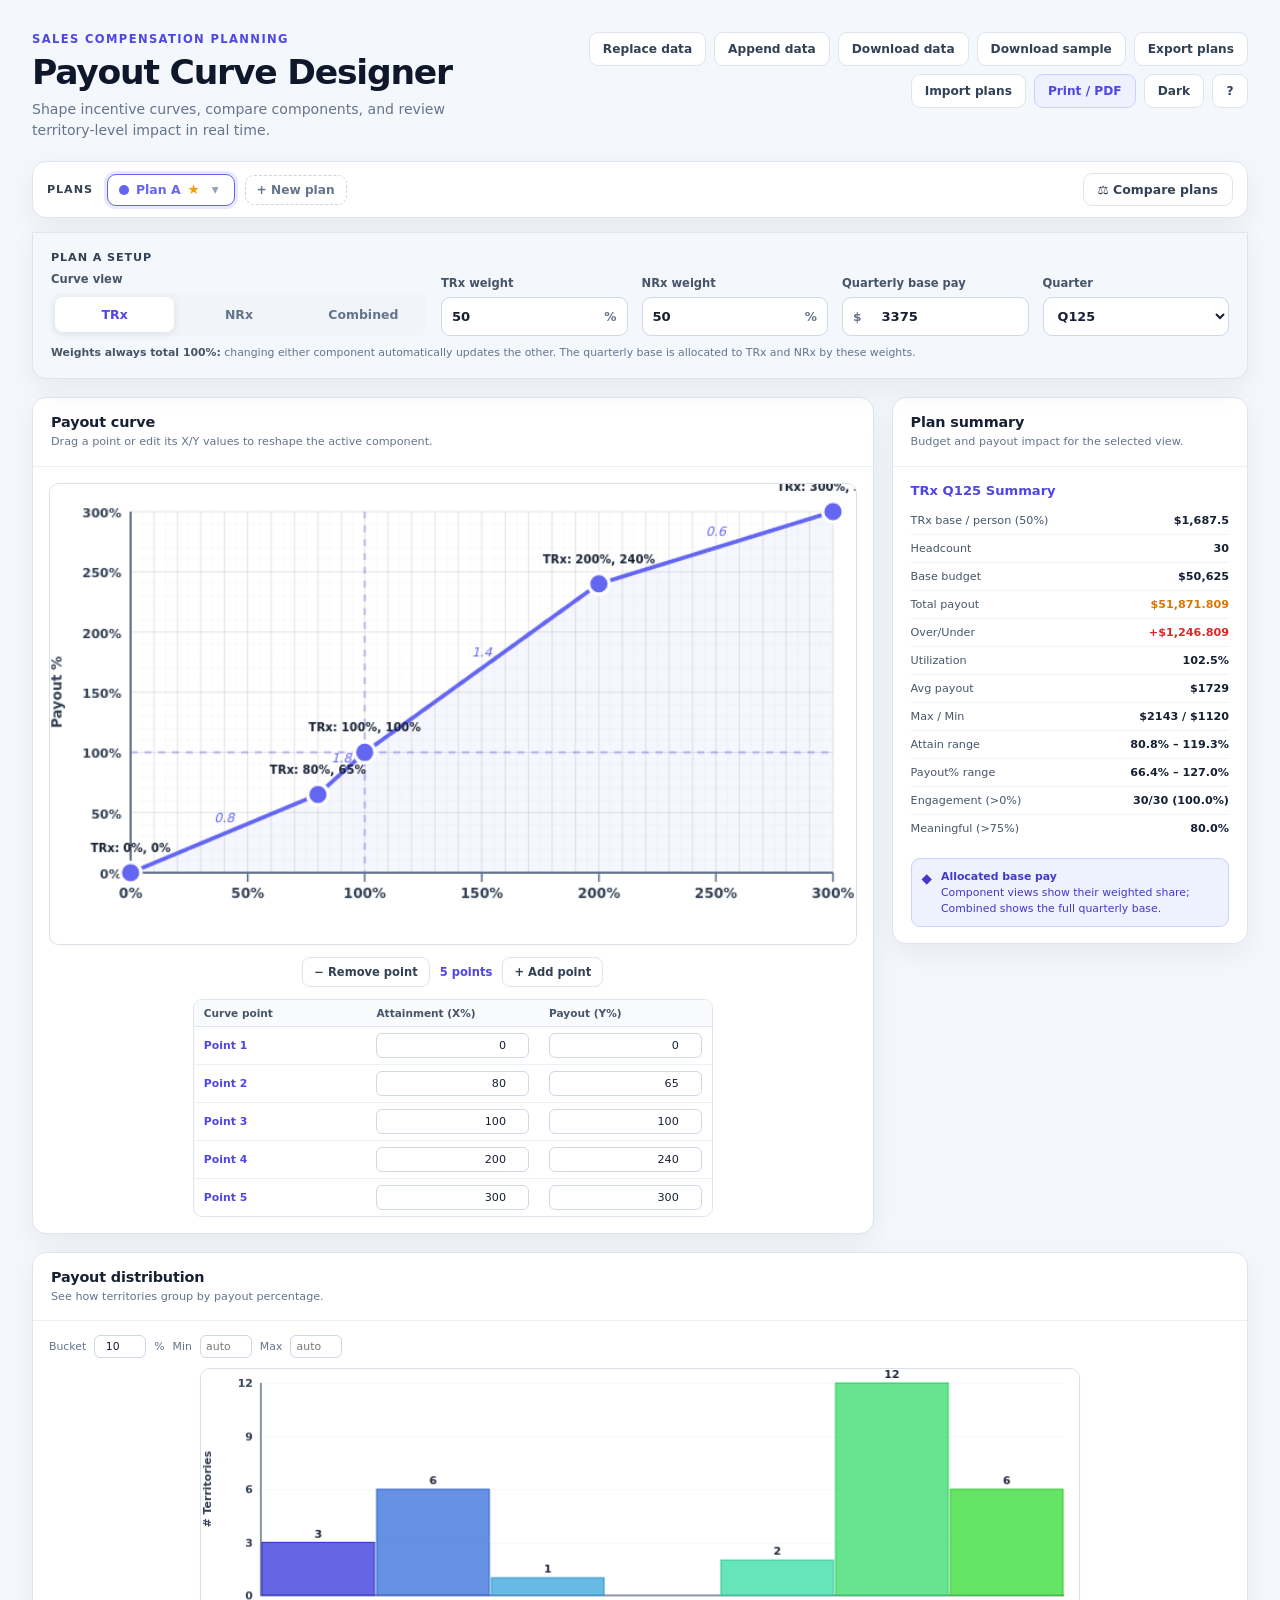
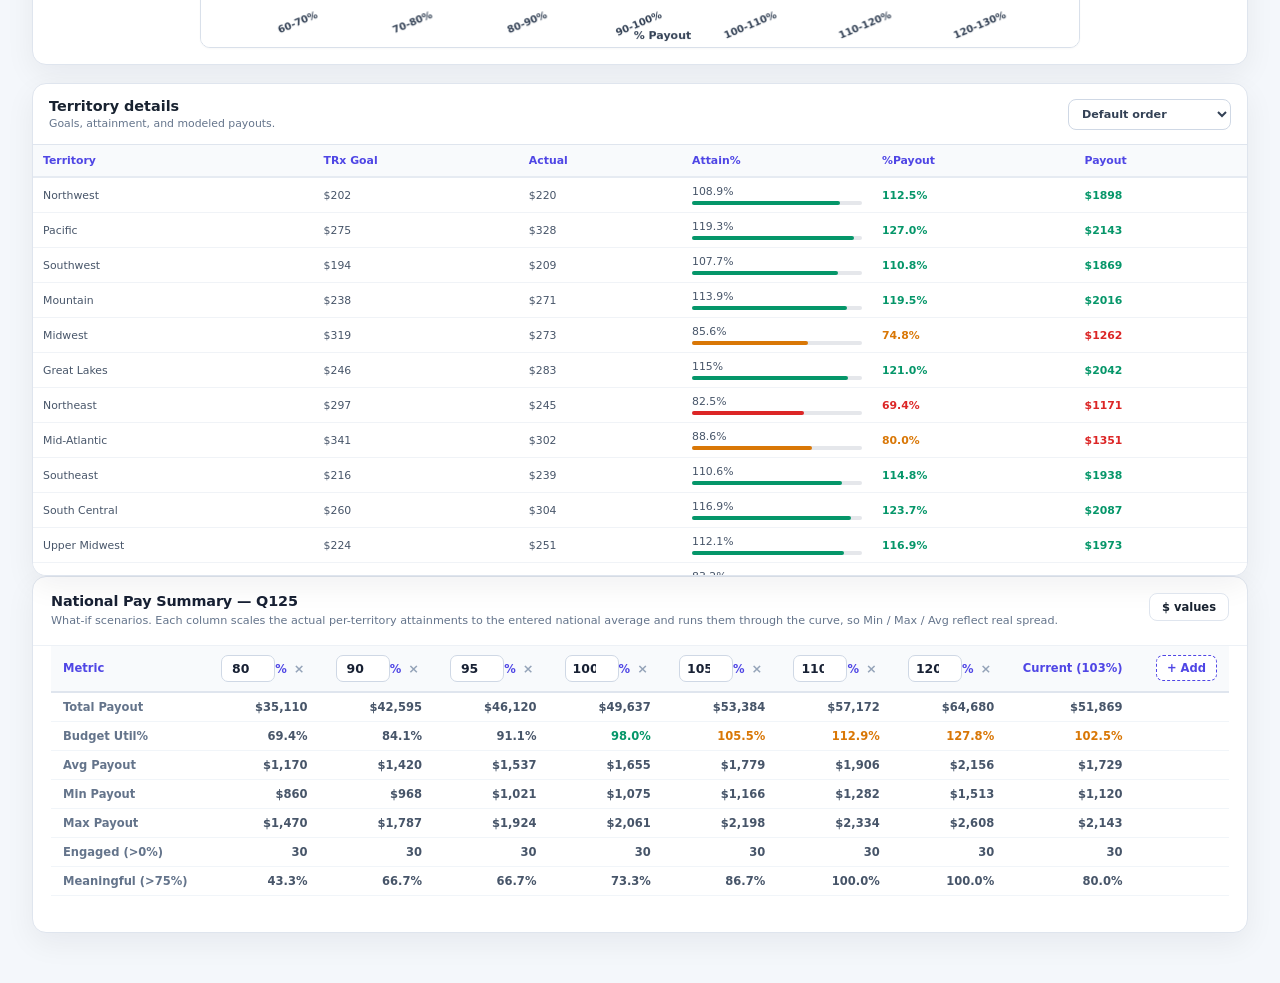
<file: payout.html>
<!DOCTYPE html>
<html lang="en">
<head>
<meta charset="UTF-8">
<meta name="viewport" content="width=device-width, initial-scale=1.0">
<title>Sales Payout Curve</title>
<style>
  :root {
    --bg:#f4f7fb; --surface:#fff; --surface-soft:#f8fafc; --border:#dfe5ee;
    --text:#182230; --muted:#64748b; --primary:#4f46e5; --primary-dark:#4338ca;
    --primary-soft:#eef2ff; --green:#059669; --amber:#d97706; --red:#dc2626;
    --shadow:0 10px 30px rgba(15,23,42,0.06); --radius:14px;
  }
  * { margin:0; padding:0; box-sizing:border-box; }
  body { background:var(--bg); color:var(--text); font-family:Inter,ui-sans-serif,system-ui,-apple-system,sans-serif; min-height:100vh; }
  button, input, select { font:inherit; }
  button:focus-visible, input:focus-visible, select:focus-visible { outline:3px solid rgba(79,70,229,.2); outline-offset:2px; }
  .app-shell { max-width:1500px; margin:0 auto; padding:clamp(16px,2.5vw,36px); }
  .app-header { display:flex; align-items:flex-start; justify-content:space-between; gap:24px; margin-bottom:20px; }
  .eyebrow { color:var(--primary); font-size:.72rem; font-weight:800; letter-spacing:.12em; text-transform:uppercase; margin-bottom:7px; }
  h1 { color:#0f172a; font-size:clamp(1.55rem,2.7vw,2.25rem); line-height:1.1; letter-spacing:-.035em; }
  .sub { color:var(--muted); font-size:.88rem; margin-top:8px; line-height:1.5; }
  .data-actions { display:flex; align-items:center; gap:8px; flex-wrap:wrap; justify-content:flex-end; }
  .btn { border:1px solid var(--border); border-radius:9px; background:var(--surface); color:#334155; padding:9px 13px; cursor:pointer; font-size:.76rem; font-weight:700; transition:.18s ease; }
  .btn:hover { border-color:#b8c2d1; background:var(--surface-soft); transform:translateY(-1px); }
  #uploadInput { display:none; }

  .setup-card, .panel { background:var(--surface); border:1px solid var(--border); border-radius:var(--radius); box-shadow:var(--shadow); }
  .setup-card { padding:18px; margin-bottom:18px; position:sticky; top:0; z-index:100; background:var(--bg); border-radius:0 0 var(--radius) var(--radius); }
  .section-label { color:#334155; display:block; font-size:.7rem; font-weight:800; letter-spacing:.08em; text-transform:uppercase; margin-bottom:8px; }
  .setup-grid { display:grid; grid-template-columns:minmax(260px,1.25fr) repeat(4,minmax(120px,.62fr)); align-items:end; gap:14px; }
  .view-tabs { display:grid; grid-template-columns:repeat(3,1fr); gap:5px; padding:4px; border-radius:11px; background:#f1f5f9; }
  .view-tabs button { border:0; border-radius:8px; background:transparent; color:#64748b; cursor:pointer; padding:10px 12px; font-size:.78rem; font-weight:800; transition:.18s ease; }
  .view-tabs button:hover { color:#334155; background:rgba(255,255,255,.65); }
  .view-tabs button.active { background:var(--surface); color:var(--primary); box-shadow:0 2px 8px rgba(15,23,42,.09); }
  .field { display:flex; flex-direction:column; gap:7px; min-width:0; }
  .field label { color:#475569; font-size:.72rem; font-weight:700; }
  .input-shell { display:flex; align-items:center; min-height:39px; overflow:hidden; border:1px solid #cfd8e5; border-radius:9px; background:var(--surface); transition:.18s ease; }
  .input-shell:focus-within { border-color:var(--primary); box-shadow:0 0 0 3px rgba(79,70,229,.1); }
  .input-shell .prefix, .input-shell .suffix { color:#64748b; font-size:.76rem; font-weight:700; padding:0 10px; }
  .input-shell input { width:100%; min-width:0; border:0; outline:0; background:transparent; color:#172033; padding:9px 0 9px 10px; font-size:.82rem; font-weight:700; }
  .field select { min-height:39px; border:1px solid #cfd8e5; border-radius:9px; background:#fff; color:#172033; padding:8px 10px; cursor:pointer; font-size:.8rem; font-weight:700; }
  .field-hint { color:#64748b; display:block; font-size:.68rem; line-height:1.4; margin-top:9px; }
  .field-hint strong { color:#475569; }

  .workspace { display:grid; grid-template-columns:minmax(0,1.7fr) minmax(280px,.72fr); gap:18px; align-items:start; }
  .panel { overflow:hidden; }
  .panel-header { display:flex; justify-content:space-between; align-items:flex-start; gap:18px; padding:16px 18px; border-bottom:1px solid #edf1f6; }
  .panel-header h2 { color:#172033; font-size:.9rem; letter-spacing:-.01em; }
  .panel-header p { color:var(--muted); font-size:.7rem; line-height:1.4; margin-top:4px; }
  .curve-body { padding:16px; }
  canvas { border:1px solid #d9e0ea; border-radius:10px; background:#fff; display:block; width:100%; box-shadow:0 1px 2px rgba(15,23,42,.03); }
  #curve { aspect-ratio:700/400; height:auto; cursor:crosshair; }
  #histoCanvas { aspect-ratio:700/260; height:auto; min-height:260px; }
  .canvas-wrap { position:relative; }
  .dot-controls { display:flex; align-items:center; justify-content:center; gap:10px; margin-top:12px; }
  .dot-controls button { border:1px solid var(--border); border-radius:8px; background:#fff; color:#334155; cursor:pointer; padding:7px 11px; font-size:.72rem; font-weight:700; }
  .dot-controls button:hover { background:var(--surface-soft); border-color:#b8c2d1; }
  .dot-controls button:disabled { opacity:.4; cursor:not-allowed; }
  .dot-controls span { color:var(--primary); font-size:.72rem; font-weight:800; }
  .dot-inputs { max-width:520px; margin:12px auto 0; overflow:hidden; border:1px solid var(--border); border-radius:9px; }
  .points-table { width:100%; border-collapse:collapse; table-layout:fixed; white-space:normal; }
  .points-table th { position:static; border-bottom:1px solid var(--border); background:var(--surface-soft); color:#475569; padding:7px 10px; font-size:.66rem; text-align:left; }
  .points-table td { border-bottom:1px solid #edf1f6; padding:6px 10px; }
  .points-table tbody tr:last-child td { border-bottom:0; }
  .points-table tbody tr:hover td { background:#fafbff; }
  .points-table .idx { color:var(--primary); font-size:.68rem; font-weight:800; }
  .points-table input { width:100%; border:1px solid #cfd8e5; border-radius:6px; background:#fff; color:#172033; padding:5px 7px; text-align:right; font-size:.7rem; }

  .summary { padding:16px 18px; }
  .summary h3 { color:var(--primary); font-size:.82rem; margin-bottom:9px; }
  .stat-row { display:flex; justify-content:space-between; gap:16px; border-bottom:1px solid #f0f3f7; padding:7px 0; color:#475569; font-size:.7rem; }
  .stat-row:last-child { border-bottom:0; }
  .stat-row .val { color:#172033; font-weight:800; text-align:right; }
  .stat-row .val.good { color:var(--green); } .stat-row .val.warn { color:var(--amber); } .stat-row .val.bad { color:var(--red); }
  .fixed-pay-note { display:flex; gap:9px; align-items:flex-start; margin:0 18px 16px; padding:10px; border:1px solid #c7d2fe; border-radius:9px; background:var(--primary-soft); color:#4338ca; font-size:.68rem; line-height:1.45; }
  .fixed-pay-note span { font-size:.85rem; }

  .lower-grid { display:grid; grid-template-columns:1fr; gap:18px; margin-top:18px; }
  .histo-section { padding:14px 16px 16px; }
  .histo-header { display:flex; align-items:center; flex-wrap:wrap; gap:8px; margin-bottom:10px; color:var(--muted); font-size:.68rem; }
  .histo-header input { width:52px; border:1px solid #cfd8e5; border-radius:6px; background:#fff; color:#172033; padding:4px; text-align:center; font-size:.68rem; }
  .table-header-row { display:flex; align-items:center; justify-content:space-between; gap:16px; padding:14px 16px; border-bottom:1px solid var(--border); }
  .table-header-row h2 { font-size:.9rem; }
  .table-header-row p { color:var(--muted); font-size:.68rem; margin-top:3px; }
  .table-header-row select { border:1px solid #cfd8e5; border-radius:8px; background:#fff; color:#334155; cursor:pointer; padding:7px 9px; font-size:.7rem; font-weight:700; }
  .table-wrap { max-height:430px; overflow:auto; background:#fff; }
  table { width:100%; border-collapse:collapse; font-size:.68rem; white-space:nowrap; }
  th { position:sticky; top:0; z-index:1; border-bottom:2px solid #e6ebf2; background:#f8fafc; color:#4f46e5; padding:9px 10px; text-align:left; font-size:.68rem; font-weight:800; }
  td { border-bottom:1px solid #f0f3f7; color:#475569; padding:7px 10px; }
  tr:hover td { background:#f8fafc; }
  .attainment-bar { height:4px; border-radius:2px; background:#e5e7eb; margin-top:3px; }
  .attainment-fill { height:100%; border-radius:2px; transition:width .3s; }
  .att-good { background:var(--green); } .att-ok { background:var(--amber); } .att-bad { background:var(--red); }

  #hoverInfo, #histoTip { position:absolute; display:none; pointer-events:none; z-index:10; border:1px solid #6366f1; border-radius:7px; background:rgba(30,41,59,.96); color:#f1f5f9; padding:6px 10px; font-size:.68rem; line-height:1.45; }
  #hoverInfo { white-space:nowrap; }
  #histoTip { max-width:240px; }

  @media (max-width:1050px) {
    .setup-grid { grid-template-columns:repeat(4,1fr); }
    .view-field { grid-column:1/-1; }
    .workspace { grid-template-columns:1fr; }
    .summary-panel { display:grid; grid-template-columns:1fr 1fr; }
    .summary-panel .panel-header { grid-column:1/-1; }
    .fixed-pay-note { margin-top:16px; }
    .lower-grid { grid-template-columns:1fr; }
  }
  @media (max-width:700px) {
    .app-shell { padding:14px; }
    .app-header { flex-direction:column; }
    .data-actions { justify-content:flex-start; }
    .setup-grid { grid-template-columns:1fr 1fr; }
    .view-field, .base-field { grid-column:1/-1; }
    .summary-panel { display:block; }
    .panel-header { padding:14px; }
    .curve-body { padding:10px; }
    .table-header-row { align-items:flex-start; flex-direction:column; }
  }
  /* National Pay Summary */
  .nps-panel { margin-bottom:18px; }
  .nps-panel .nps-table { width:100%; border-collapse:collapse; font-size:.72rem; }
  .nps-panel .nps-table th { background:var(--surface-soft); padding:9px 12px; color:var(--primary); font-weight:800; font-size:.72rem; border-bottom:2px solid var(--border); text-align:right; white-space:nowrap; }
  .nps-panel .nps-table th:first-child { text-align:left; }
  .nps-panel .nps-table th .nps-attainment-val { width:54px; border:1px solid #cfd8e5; border-radius:7px; background:var(--surface); color:#172033; padding:5px 7px; font-size:.78rem; text-align:center; font-weight:700; }
  .nps-panel .nps-table th .nps-attainment-val:focus { outline:none; border-color:var(--primary); box-shadow:0 0 0 3px rgba(79,70,229,.1); }
  .nps-panel .nps-table th .nps-remove { background:none; border:none; color:#94a3b8; cursor:pointer; font-size:.8rem; padding:0 3px; line-height:1; }
  .nps-panel .nps-table th .nps-remove:hover { color:var(--red); }
  .nps-panel .nps-table .nps-add { border:1px dashed var(--primary); border-radius:7px; background:var(--surface); color:var(--primary); padding:5px 10px; cursor:pointer; font-size:.72rem; font-weight:800; margin-left:6px; }
  .nps-panel .nps-table .nps-add:hover { background:var(--primary-soft); }
  .nps-panel .nps-table td { padding:7px 12px; border-bottom:1px solid #f1f5f9; text-align:right; font-weight:700; font-size:.72rem; }
  .nps-panel .nps-table td:first-child { text-align:left; font-weight:700; color:var(--muted); }
  .nps-panel .nps-table tr:hover td { background:var(--surface-soft); }
  .nps-panel .nps-table .good { color:var(--green); } .nps-panel .nps-table .warn { color:var(--amber); } .nps-panel .nps-table .bad { color:var(--red); }
  .nps-toolbar { display:flex; align-items:center; gap:8px; flex-shrink:0; }
  .nps-toolbar .ghost-btn { border:1px solid var(--border); background:var(--surface); color:var(--text); padding:6px 12px; border-radius:8px; font-size:.72rem; font-weight:700; cursor:pointer; transition:all .15s ease; white-space:nowrap; }
  .nps-toolbar .ghost-btn:hover { border-color:var(--primary); color:var(--primary); background:var(--primary-soft); }
  .nps-toolbar .ghost-btn:focus-visible { outline:none; border-color:var(--primary); box-shadow:0 0 0 3px rgba(79,70,229,.18); }
  body.dark-theme .nps-toolbar .ghost-btn { background:#1c2542; border-color:#334466; color:#e2e8f0; }
  body.dark-theme .nps-toolbar .ghost-btn:hover { border-color:var(--primary); background:rgba(79,70,229,.18); }

  /* Plans bar */
  .plans-bar { display:flex; align-items:center; justify-content:space-between; gap:14px; margin-bottom:14px; padding:11px 14px; background:var(--surface); border:1px solid var(--border); border-radius:var(--radius); box-shadow:var(--shadow); flex-wrap:wrap; }
  .plans-tabs-wrap { display:flex; align-items:center; gap:10px; flex-wrap:wrap; flex:1; min-width:0; }
  .plans-tabs-wrap > .section-label { margin:0 4px 0 0; }
  .plan-tabs { display:flex; align-items:center; gap:8px; flex-wrap:wrap; }
  .plan-tab { display:inline-flex; align-items:center; gap:7px; padding:7px 11px; border:1.5px solid var(--border); border-radius:9px; background:var(--surface); cursor:pointer; transition:.15s ease; font-size:.78rem; font-weight:700; color:#475569; position:relative; }
  .plan-tab:hover { border-color:#b8c2d1; background:var(--surface-soft); }
  .plan-tab.active { border-color:var(--plan-color, var(--primary)); color:var(--plan-color, var(--primary)); background:#fff; box-shadow:0 0 0 3px rgba(79,70,229,.12); }
  .plan-tab .plan-color-dot { display:inline-block; width:10px; height:10px; border-radius:50%; background:var(--plan-color, var(--primary)); flex-shrink:0; }
  .plan-tab .plan-baseline-badge { color:#f59e0b; font-size:.85rem; line-height:1; margin-right:1px; }
  .plan-tab .plan-menu-btn { border:0; background:transparent; color:#94a3b8; cursor:pointer; padding:1px 4px; font-size:.85rem; line-height:1; border-radius:4px; }
  .plan-tab .plan-menu-btn:hover { color:#334155; background:rgba(0,0,0,0.06); }
  .btn-add-plan { padding:7px 11px; border:1.5px dashed #cbd5e1; background:transparent; color:#64748b; border-radius:9px; cursor:pointer; font-size:.76rem; font-weight:700; transition:.15s ease; }
  .btn-add-plan:hover:not(:disabled) { border-color:var(--primary); color:var(--primary); background:var(--primary-soft); }
  .btn-add-plan:disabled { opacity:.4; cursor:not-allowed; }
  .btn-compare { display:inline-flex; align-items:center; gap:6px; padding:8px 14px; border:1.5px solid var(--border); border-radius:9px; background:var(--surface); color:#334155; cursor:pointer; font-size:.78rem; font-weight:800; transition:.15s ease; }
  .btn-compare:hover { border-color:#b8c2d1; }
  .btn-compare.active { border-color:var(--primary); color:#fff; background:var(--primary); }
  .btn-compare.active:hover { background:var(--primary-dark); }

  /* Plan menu popup */
  .plan-menu { position:absolute; min-width:180px; background:#fff; border:1px solid var(--border); border-radius:9px; box-shadow:0 12px 32px rgba(15,23,42,.18); padding:5px; z-index:200; }
  .plan-menu button { display:block; width:100%; text-align:left; border:0; background:transparent; padding:8px 11px; border-radius:6px; cursor:pointer; font-size:.76rem; font-weight:600; color:#334155; }
  .plan-menu button:hover:not(:disabled) { background:var(--primary-soft); color:var(--primary); }
  .plan-menu button:disabled { opacity:.4; cursor:not-allowed; }
  .plan-menu button.danger:hover:not(:disabled) { background:#fee2e2; color:var(--red); }

  /* Compare mode */
  body.compare-mode .dot-controls,
  body.compare-mode .dot-inputs { display:none !important; }
  body.compare-mode #curve { cursor:default; }
  /* In compare mode the summary panel needs more room for multiple plan cards,
     so stack chart on top and summary below at full width. */
  body.compare-mode .workspace { grid-template-columns:1fr; }
  body.compare-mode .summary-panel .summary-multi { overflow-x:auto; }

  /* Per-plan NPS blocks (compare mode) */
  .nps-plan-block { margin-top:14px; padding-top:14px; border-top:1px dashed #e5e7eb; }
  .nps-plan-block:first-child { margin-top:4px; padding-top:4px; border-top:0; }
  .nps-plan-title { display:flex; align-items:center; gap:8px; font-size:.8rem; font-weight:800; color:#172033; margin-bottom:8px; padding:0 2px; }
  .nps-plan-title .nps-plan-color { width:11px; height:11px; border-radius:50%; }
  .nps-plan-title .nps-plan-baseline { color:#f59e0b; font-size:.85rem; }

  /* Compare-mode summary: one table, labels on left, one column per plan */
  .summary.compare-summary { padding:14px 18px 16px; }
  .compare-summary-table-wrap { overflow-x:auto; }
  .compare-summary-table { width:100%; border-collapse:collapse; font-size:.72rem; }
  .compare-summary-table thead th { background:#f8fafc; color:#4f46e5; font-size:.66rem; font-weight:800; text-align:right; padding:9px 10px; border-bottom:2px solid #e6ebf2; white-space:nowrap; }
  .compare-summary-table thead th.metric-col { text-align:left; color:#475569; }
  .compare-summary-table tbody th { background:#fff; text-align:left; color:#475569; font-weight:700; padding:7px 10px; border-bottom:1px solid #f0f3f7; white-space:nowrap; font-size:.7rem; position:sticky; left:0; z-index:1; }
  .compare-summary-table tbody td { text-align:right; color:#172033; font-weight:700; padding:7px 10px; border-bottom:1px solid #f0f3f7; white-space:nowrap; font-size:.72rem; }
  .compare-summary-table tbody tr:last-child th, .compare-summary-table tbody tr:last-child td { border-bottom:0; }
  .compare-summary-table thead th.baseline-col { background:#fef3c7; }
  .compare-summary-table tbody td.baseline-col { background:#fffbeb; }
  .compare-summary-table .delta-row th { font-weight:600; font-style:italic; color:#94a3b8; font-size:.65rem; padding-left:22px; padding-top:3px; padding-bottom:7px; }
  .compare-summary-table .delta-row td { font-size:.66rem; color:#64748b; font-weight:700; padding-top:3px; padding-bottom:7px; }
  .compare-summary-table .delta-row td.up { color:var(--red); }
  .compare-summary-table .delta-row td.down { color:var(--green); }
  .compare-summary-table .delta-row td.zero { color:#94a3b8; }
  .compare-summary-table .plan-col-header { display:inline-flex; align-items:center; gap:6px; }
  .compare-summary-table .plan-col-header .card-color-dot { width:9px; height:9px; border-radius:50%; }
  .compare-summary-table .baseline-mark { color:#f59e0b; }
  .compare-summary-table .val-warn { color:#d97706; }
  .compare-summary-table .val-bad { color:var(--red); }
  .compare-summary-table .val-good { color:var(--green); }

  .summary-multi { display:grid; gap:14px; padding:16px 18px; }
  .summary-multi.cols-2 { grid-template-columns:repeat(2,minmax(0,1fr)); }
  .summary-multi.cols-3 { grid-template-columns:repeat(3,minmax(0,1fr)); }
  .summary-multi.cols-4 { grid-template-columns:repeat(4,minmax(0,1fr)); }
  .summary-multi.cols-5 { grid-template-columns:repeat(5,minmax(0,1fr)); }
  .summary-card { min-width:0; border:1px solid var(--border); border-radius:9px; padding:12px 13px; background:var(--surface-soft); }
  .summary-card.baseline { background:#fffbeb; border-color:#fde68a; }
  .summary-card h4 { display:flex; align-items:center; gap:6px; font-size:.78rem; font-weight:800; margin-bottom:9px; color:#172033; }
  .summary-card .card-color-dot { display:inline-block; width:9px; height:9px; border-radius:50%; }
  .summary-card .baseline-mark { color:#f59e0b; font-size:.7rem; }
  .summary-card .stat-row { padding:5px 0; font-size:.66rem; gap:10px; }
  .summary-card .stat-row .val { font-size:.7rem; }
  .summary-card .delta-line { margin-top:8px; padding-top:7px; border-top:1px dashed #e5e7eb; font-size:.65rem; color:#64748b; }
  .summary-card .delta-line .delta-val { font-weight:800; }
  .summary-card .delta-line .delta-val.up { color:var(--red); }
  .summary-card .delta-line .delta-val.down { color:var(--green); }

  /* Single-plan histogram: cap width and center, otherwise the global
     `canvas { width:100% }` rule stretches it across the whole panel
     and the bars look distorted on wide screens. */
  .histo-single-wrap { display:flex; justify-content:center; align-items:flex-start; width:100%; }
  .histo-single-wrap canvas { width:auto; max-width:100%; }
  .histo-multiples { display:grid; gap:14px; }
  .histo-multiples.cols-2 { grid-template-columns:repeat(2,minmax(0,1fr)); }
  .histo-multiples.cols-3 { grid-template-columns:repeat(3,minmax(0,1fr)); }
  .histo-multiples.cols-4 { grid-template-columns:repeat(4,minmax(0,1fr)); }
  .histo-multiples.cols-5 { grid-template-columns:repeat(5,minmax(0,1fr)); }
  .histo-multiple { min-width:0; display:flex; flex-direction:column; gap:6px; }
  .histo-multiple-title { display:flex; align-items:center; gap:6px; font-size:.7rem; font-weight:800; color:#334155; }
  .histo-multiple-title .mini-dot { width:8px; height:8px; border-radius:50%; }
  .histo-multiple-title .baseline-mark { color:#f59e0b; }
  .histo-multiple canvas { width:100%; border:1px solid #d9e0ea; border-radius:8px; background:#fff; display:block; }

  .delta-cell { font-weight:800; }
  .delta-cell.up { color:var(--red); }
  .delta-cell.down { color:var(--green); }
  .delta-cell.zero { color:#94a3b8; }

  @media (max-width:900px) {
    .summary-multi.cols-2, .summary-multi.cols-3,
    .summary-multi.cols-4, .summary-multi.cols-5 { grid-template-columns:1fr; }
    .histo-multiples.cols-2, .histo-multiples.cols-3,
    .histo-multiples.cols-4, .histo-multiples.cols-5 { grid-template-columns:1fr; }
  }

  /* ───────────────────────── Toolbar additions: Print, Dark mode, Help ───────────────────────── */
  .btn-icon { min-width:36px; text-align:center; }
  .btn-print { background:var(--primary-soft); color:var(--primary); border-color:#c7d2fe; font-weight:800; }
  .btn-print:hover { background:#e0e7ff; }

  /* ───────────────────────── Keyboard shortcuts overlay ───────────────────────── */
  .shortcuts-overlay { position:fixed; inset:0; background:rgba(15,23,42,.55); display:flex; align-items:center; justify-content:center; z-index:1000; padding:24px; }
  .shortcuts-overlay[hidden] { display:none; }
  .shortcuts-modal { background:var(--surface); color:var(--text); border-radius:14px; padding:22px 24px 20px; max-width:680px; width:100%; box-shadow:0 30px 60px rgba(15,23,42,.45); border:1px solid var(--border); }
  .shortcuts-modal-head { display:flex; align-items:center; justify-content:space-between; margin-bottom:14px; }
  .shortcuts-modal h3 { font-size:1.05rem; }
  .shortcuts-close { border:0; background:transparent; color:var(--muted); cursor:pointer; font-size:1.8rem; line-height:1; padding:0 6px; border-radius:6px; }
  .shortcuts-close:hover { background:var(--surface-soft); color:var(--text); }
  .shortcuts-grid { display:grid; grid-template-columns:repeat(3,1fr); gap:18px; }
  .kbd-group h4 { font-size:.7rem; font-weight:800; letter-spacing:.08em; text-transform:uppercase; color:var(--primary); margin-bottom:8px; }
  .kbd-row { display:flex; justify-content:space-between; align-items:center; gap:10px; padding:5px 0; font-size:.78rem; color:var(--text); }
  .kbd-row span:last-child { color:var(--muted); font-weight:600; text-align:right; }
  kbd { display:inline-block; min-width:22px; padding:2px 6px; border:1px solid var(--border); border-bottom-width:2px; border-radius:5px; background:var(--surface-soft); color:var(--text); font-family:ui-monospace,SFMono-Regular,Menlo,Consolas,monospace; font-size:.72rem; font-weight:700; text-align:center; }
  .shortcuts-hint { color:var(--muted); font-size:.7rem; margin-top:14px; padding-top:12px; border-top:1px dashed var(--border); }
  @media (max-width:680px) { .shortcuts-grid { grid-template-columns:1fr; } }

  /* ───────────────────────── Dark mode ───────────────────────── */
  /* Color palette swap. Canvases keep their light backgrounds for chart legibility;
     the chart drawing code reads getChartColors() so axis/text/grid adapt. */
  body.dark-theme {
    --bg:#0b1220;
    --surface:#151c2c;
    --surface-soft:#1d2638;
    --border:#2a3550;
    --text:#e2e8f0;
    --muted:#94a3b8;
    --primary:#a5b4fc;
    --primary-dark:#818cf8;
    --primary-soft:#1e1b4b;
    --green:#34d399;
    --amber:#fbbf24;
    --red:#f87171;
    --shadow:0 10px 30px rgba(0,0,0,0.4);
    color-scheme:dark;
  }
  body.dark-theme h1 { color:#f1f5f9; }
  body.dark-theme .panel-header { border-bottom-color:#243049; }
  body.dark-theme .panel-header h2 { color:#f1f5f9; }
  body.dark-theme .setup-card { background:#111827; }
  body.dark-theme .input-shell { border-color:#374151; background:#1e2638; }
  body.dark-theme .input-shell input { color:#e5e7eb; }
  body.dark-theme .field select,
  body.dark-theme .points-table input,
  body.dark-theme .nps-attainment-val,
  body.dark-theme .table-header-row select,
  body.dark-theme .histo-header input { background:#1e2638 !important; color:#e5e7eb !important; border-color:#374151 !important; }
  body.dark-theme .view-tabs { background:#0f172a; }
  body.dark-theme .view-tabs button { color:#94a3b8; }
  body.dark-theme .view-tabs button.active { background:#1e2638; color:var(--primary); }
  body.dark-theme .points-table th,
  body.dark-theme th,
  body.dark-theme .nps-panel .nps-table th,
  body.dark-theme .compare-summary-table thead th { background:#1a2235; color:var(--primary); border-bottom-color:#2a3550; }
  body.dark-theme .compare-summary-table thead th.metric-col { color:var(--muted); }
  body.dark-theme .compare-summary-table tbody th { background:var(--surface); color:var(--muted); border-bottom-color:#243049; }
  body.dark-theme .compare-summary-table tbody td { color:#e2e8f0; border-bottom-color:#243049; }
  body.dark-theme .compare-summary-table thead th.baseline-col { background:#3b2c08; }
  body.dark-theme .compare-summary-table tbody td.baseline-col { background:#2a2008; }
  body.dark-theme td { color:#cbd5e1; border-bottom-color:#243049; }
  body.dark-theme tr:hover td { background:#1a2235; }
  body.dark-theme .points-table td { border-bottom-color:#243049; }
  body.dark-theme .points-table tbody tr:hover td { background:#1a2235; }
  body.dark-theme .stat-row { color:#cbd5e1; border-bottom-color:#243049; }
  body.dark-theme .stat-row .val { color:#f1f5f9; }
  body.dark-theme .summary-card { background:var(--surface-soft); border-color:var(--border); }
  body.dark-theme .summary-card h4 { color:#f1f5f9; }
  body.dark-theme .summary-card.baseline { background:#2a2008; border-color:#3b2c08; }
  body.dark-theme .fixed-pay-note { background:#1e1b4b; border-color:#3730a3; color:#c7d2fe; }
  body.dark-theme .field-hint { color:var(--muted); }
  body.dark-theme .field-hint strong { color:#cbd5e1; }
  body.dark-theme .attainment-bar { background:#243049; }
  body.dark-theme #hoverInfo, body.dark-theme #histoTip { background:rgba(15,23,42,.96); border-color:var(--primary); color:#f1f5f9; }
  body.dark-theme canvas { border-color:#243049; background:#0f172a; }
  body.dark-theme .plan-tab { background:var(--surface-soft); border-color:var(--border); color:#cbd5e1; }
  body.dark-theme .plan-tab.active { background:var(--primary-soft); border-color:var(--primary); color:#e0e7ff; box-shadow:0 0 0 3px rgba(165,180,252,.18); }
  body.dark-theme .plan-menu { background:var(--surface); border-color:var(--border); box-shadow:0 12px 32px rgba(0,0,0,.55); }
  body.dark-theme .plan-menu button { color:#cbd5e1; }
  body.dark-theme .plan-menu button:hover { background:var(--surface-soft); }
  /* Make sure inner panel containers, table wrappers, and form controls don't
     leak their light backgrounds. */
  body.dark-theme .table-wrap { background:var(--surface); }
  body.dark-theme tbody tr:hover td { background:#1d2638; }
  body.dark-theme .dot-controls button { background:var(--surface-soft); color:#cbd5e1; border-color:var(--border); }
  body.dark-theme .dot-controls button:hover:not(:disabled) { background:#1f2a40; border-color:#475569; }
  body.dark-theme .dot-inputs { border-color:var(--border); }
  body.dark-theme .points-table th { background:var(--surface-soft); color:#94a3b8; border-bottom-color:var(--border); }
  body.dark-theme .nps-plan-block { border-top-color:#243049; }
  body.dark-theme .nps-plan-title { color:#f1f5f9; }
  body.dark-theme .delta-row td.zero { color:#64748b; }
  body.dark-theme .section-label { color:#cbd5e1; }
  body.dark-theme .btn { color:#cbd5e1; }
  body.dark-theme .btn:hover { background:var(--surface-soft); border-color:#475569; }
  body.dark-theme .btn-compare { color:#e2e8f0; }
  body.dark-theme .btn-compare:hover { border-color:#475569; }
  body.dark-theme .btn-compare.active { background:var(--primary); border-color:var(--primary); color:#0b1220; }
  body.dark-theme .btn-add-plan { border-color:#374151; color:#cbd5e1; }
  body.dark-theme .btn-add-plan:hover:not(:disabled) { background:var(--primary-soft); color:var(--primary); border-color:var(--primary); }
  body.dark-theme .btn-print { background:var(--primary-soft); color:#c7d2fe; border-color:#3730a3; }
  body.dark-theme .btn-print:hover { background:#312e81; }
  body.dark-theme .field label { color:#cbd5e1; }
  body.dark-theme .input-shell .prefix, body.dark-theme .input-shell .suffix { color:#94a3b8; }
  body.dark-theme .panel-header p { color:var(--muted); }
  body.dark-theme .nps-panel .nps-table td:first-child { color:#94a3b8; }
  body.dark-theme .points-table .idx { color:var(--primary); }
  body.dark-theme .nps-panel .nps-table th .nps-attainment-val { background:#1e2638; color:#e5e7eb; border-color:#374151; }
  body.dark-theme .shortcuts-overlay { background:rgba(0,0,0,.65); }
  body.dark-theme kbd { background:#0f172a; border-color:#2a3550; color:#e5e7eb; }

  /* ───────────────────────── Print / PDF view ───────────────────────── */
  @media print {
    /* Force printable colors regardless of dark mode */
    body, body.dark-theme {
      background:#fff !important; color:#000 !important;
      --bg:#fff; --surface:#fff; --surface-soft:#f8fafc; --border:#cbd5e1;
      --text:#0f172a; --muted:#475569; --primary:#4f46e5; --primary-soft:#eef2ff;
    }
    .app-shell { max-width:none !important; padding:0 !important; }
    .app-header { margin-bottom:6mm !important; }
    .app-header .sub { display:none !important; }
    /* Hide interactive controls that don't make sense in print */
    .data-actions,
    .plans-actions,
    .plan-tab .plan-menu-btn,
    #addPlanBtn,
    .dot-controls, .dot-inputs,
    .setup-card,
    .nps-add, .nps-remove,
    .nps-toolbar,
    .histo-header,
    .table-header-row select,
    .panel-header p,
    .field-hint,
    .fixed-pay-note,
    .shortcuts-overlay { display:none !important; }
    /* NPS attainment numbers as plain text */
    .nps-attainment-val { border:0 !important; background:transparent !important; padding:0 !important; width:auto !important; appearance:none; -webkit-appearance:none; -moz-appearance:textfield; }
    /* Soft shadows / tall borders look bad on paper */
    .panel, .setup-card { box-shadow:none !important; border-color:#cbd5e1 !important; }
    /* Single-column workspace so the chart doesn't squeeze the summary */
    .workspace { grid-template-columns:1fr !important; gap:6mm !important; }
    .lower-grid { gap:6mm !important; }
    /* Avoid section page-breaks where possible */
    .panel { break-inside:avoid; page-break-inside:avoid; margin-bottom:6mm; }
    /* Tables: drop sticky/scroll containers that don't translate to paper */
    .table-wrap { max-height:none !important; overflow:visible !important; }
    th { position:static !important; }
    /* Constrain canvas heights so a single quarter fits roughly on a page */
    #curve { max-height:90mm !important; }
    #histoCanvas { max-height:55mm !important; }
    /* Keep tabs visible for context but compact */
    .plan-tabs-wrap { gap:6px; }
    .plan-tab { padding:4px 8px; font-size:.7rem; }
    /* Keep colored plan dots visible (browsers usually strip backgrounds when printing) */
    * { -webkit-print-color-adjust:exact !important; print-color-adjust:exact !important; }
  }
</style>
</head>
<body>
<div class="app-shell">
  <header class="app-header">
    <div>
      <div class="eyebrow">Sales compensation planning</div>
      <h1>Payout Curve Designer</h1>
      <p class="sub">Shape incentive curves, compare components, and review territory-level impact in real time.</p>
    </div>
    <div class="data-actions" aria-label="Data actions">
      <button class="btn" onclick="document.getElementById('uploadInput').click()" title="REPLACE all current rows with the file's rows">Replace data</button>
      <button class="btn" onclick="document.getElementById('appendInput').click()" title="APPEND new rows; duplicates by territory+quarter overwrite existing">Append data</button>
      <button class="btn" onclick="downloadData()" title="Download the currently loaded territory data as TSV">Download data</button>
      <button class="btn" onclick="downloadSample()">Download sample</button>
      <button class="btn" onclick="exportAllPlans()" title="Download all plans as JSON">Export plans</button>
      <button class="btn" onclick="document.getElementById('plansImportInput').click()" title="Replace plans from a JSON file">Import plans</button>
      <button class="btn btn-print" onclick="printView()" title="Open a clean print / save-as-PDF view (Shortcut: P)">Print / PDF</button>
      <button id="themeToggleBtn" class="btn btn-icon" onclick="toggleTheme()" title="Toggle dark mode (Shortcut: D)" aria-label="Toggle dark mode">Dark</button>
      <button class="btn btn-icon" onclick="showShortcutsHelp()" title="Keyboard shortcuts (Shortcut: ?)" aria-label="Show keyboard shortcuts">?</button>
      <input type="file" id="uploadInput" accept=".txt,.csv,.json" onchange="uploadData(event)">
      <input type="file" id="appendInput" accept=".txt,.csv,.json" onchange="uploadData(event, true)" style="display:none">
      <input type="file" id="plansImportInput" accept=".json" onchange="importAllPlans(event)" style="display:none">
    </div>
  </header>

  <section class="plans-bar" aria-label="Plans">
    <div class="plans-tabs-wrap">
      <span class="section-label">Plans</span>
      <div class="plan-tabs" id="planTabs" role="tablist"></div>
      <button id="addPlanBtn" class="btn-add-plan" onclick="addPlan()">+ New plan</button>
    </div>
    <div class="plans-actions">
      <button id="compareBtn" class="btn-compare" onclick="toggleCompare()" aria-pressed="false">⚖ Compare plans</button>
    </div>
  </section>

  <section class="setup-card" aria-labelledby="setupHeading">
    <span class="section-label" id="setupHeading">Plan setup</span>
    <div class="setup-grid">
      <div class="field view-field">
        <label>Curve view</label>
        <div class="view-tabs" role="tablist" aria-label="Curve component">
          <button id="btnTRx" class="active" role="tab" aria-selected="true" onclick="setComponent('trx')">TRx</button>
          <button id="btnNRx" role="tab" aria-selected="false" onclick="setComponent('nrx')">NRx</button>
          <button id="btnCombined" role="tab" aria-selected="false" onclick="setComponent('combined')">Combined</button>
        </div>
      </div>
      <div class="field">
        <label for="trxWeight">TRx weight</label>
        <div class="input-shell"><input type="number" id="trxWeight" value="50" min="0" max="100" step="1" oninput="syncComponentWeights('trx')"><span class="suffix">%</span></div>
      </div>
      <div class="field">
        <label for="nrxWeight">NRx weight</label>
        <div class="input-shell"><input type="number" id="nrxWeight" value="50" min="0" max="100" step="1" oninput="syncComponentWeights('nrx')"><span class="suffix">%</span></div>
      </div>
      <div class="field base-field">
        <label for="basePay">Quarterly base pay</label>
        <div class="input-shell"><span class="prefix">$</span><input type="number" id="basePay" value="3375" min="0" step="100" onchange="onBasePayChange()"></div>
      </div>
      <div class="field">
        <label for="quarterSelect">Quarter</label>
        <select id="quarterSelect" onchange="renderAll()">
          <option value="Q125">Q1 2025</option><option value="Q225">Q2 2025</option>
          <option value="Q325">Q3 2025</option><option value="Q425">Q4 2025</option>
        </select>
      </div>
    </div>
    <span class="field-hint"><strong>Weights always total 100%:</strong> changing either component automatically updates the other. The quarterly base is allocated to TRx and NRx by these weights.</span>
  </section>

  <main>
    <div class="workspace">
      <section class="panel" aria-labelledby="curveHeading">
        <div class="panel-header">
          <div><h2 id="curveHeading">Payout curve</h2><p>Drag a point or edit its X/Y values to reshape the active component.</p></div>
        </div>
        <div class="curve-body">
          <div class="canvas-wrap"><canvas id="curve" width="700" height="400"></canvas><div id="hoverInfo"></div></div>
          <div class="dot-controls">
            <button onclick="removeDot()" id="btnRemove">− Remove point</button>
            <span id="dotCount">5 points</span>
            <button onclick="addDot()" id="btnAdd">+ Add point</button>
          </div>
          <div class="dot-inputs" id="dotInputs"></div>
        </div>
      </section>

      <aside class="panel summary-panel" aria-labelledby="summaryHeading">
        <div class="panel-header"><div><h2 id="summaryHeading">Plan summary</h2><p>Budget and payout impact for the selected view.</p></div></div>
        <div class="summary" id="summary"></div>
        <div class="fixed-pay-note"><span>◆</span><div><strong>Allocated base pay</strong><br>Component views show their weighted share; Combined shows the full quarterly base.</div></div>
      </aside>
    </div>

    <div class="lower-grid">
      <section class="panel" aria-labelledby="distributionHeading">
        <div class="panel-header"><div><h2 id="distributionHeading">Payout distribution</h2><p>See how territories group by payout percentage.</p></div></div>
        <div class="histo-section">
          <div class="histo-header">
            <span>Bucket</span><input type="number" id="bucketSize" value="10" min="1" max="50" step="1" onchange="drawHistogram()"><span>%</span>
            <span>Min</span><input type="number" id="hMin" value="" min="0" max="300" step="5" onchange="drawHistogram()" placeholder="auto">
            <span>Max</span><input type="number" id="hMax" value="" min="0" max="300" step="5" onchange="drawHistogram()" placeholder="auto">
          </div>
          <div class="histo-canvas-area" style="position:relative">
            <div id="histoContainer"><canvas id="histoCanvas" width="700" height="260"></canvas></div>
            <div id="histoTip"></div>
          </div>
        </div>
      </section>

      <section class="panel" aria-labelledby="territoryHeading">
        <div class="table-header-row">
          <div><h2 id="territoryHeading">Territory details</h2><p>Goals, attainment, and modeled payouts.</p></div>
          <select id="payoutSort" aria-label="Sort territories" onchange="applySort()">
            <option value="">Default order</option><option value="desc">Payout: high to low</option><option value="asc">Payout: low to high</option>
          </select>
        </div>
        <div class="table-wrap"><table><thead id="thead"></thead><tbody id="tbody"></tbody></table></div>
      </section>
    </div>
  </main>

  <section class="panel nps-panel" id="npsSection" style="display:none" aria-labelledby="npsHeading">
    <div class="panel-header">
      <div>
        <h2 id="npsHeading">National Pay Summary — <span id="npsQuarter"></span></h2>
        <p>What-if scenarios. Each column scales the actual per-territory attainments to the entered national average and runs them through the curve, so Min / Max / Avg reflect real spread.</p>
      </div>
      <div class="nps-toolbar" role="group" aria-label="National Pay Summary display options">
        <button id="npsValueModeBtn" class="ghost-btn" type="button" onclick="toggleNpsValueMode()" title="Switch payout rows between dollars and curve %">$ values</button>
      </div>
    </div>
    <div style="overflow-x:auto;padding:0 18px 18px"><table class="nps-table" id="npsTable"></table></div>
    <div id="npsMulti" style="padding:0 18px 18px"></div>
  </section>
</div>

<script>
// ── Data ──
let quarterlyData = []; // [{territory, quarter, trxGoal, trxActual, nrxGoal, nrxActual}]
let payoutSortState = '';
let componentMode = 'trx';
let compareMode = false;

const MAX_X = 300, MAX_Y = 300;
const BASE_ANNUAL = 13500;
const DEFAULT_BASE_PAY_Q = BASE_ANNUAL / 4;
const STORAGE_KEY = 'pharma-payout-plans-v1';
const MAX_PLANS = 5;
const PLAN_COLORS = ['#6366f1', '#0ea5e9', '#f59e0b', '#10b981', '#ec4899'];

// ── Plans data model ──
// Each plan: { id, name, color, trxPoints, nrxPoints, trxWeight, nrxWeight, basePay }
let plans = [];
let activePlanId = null;
let baselinePlanId = null;

function uid() { return 'p_' + Math.random().toString(36).slice(2, 9); }

function defaultTrxPoints() {
  return [{x:0,y:0},{x:80,y:65},{x:100,y:100},{x:200,y:240},{x:300,y:300}];
}
function defaultNrxPoints() {
  return [{x:0,y:0},{x:80,y:55},{x:100,y:100},{x:200,y:250},{x:300,y:300}];
}
function clonePoints(pts) { return pts.map(p => ({x:p.x, y:p.y})); }

function createPlan(name, colorIdx, template) {
  return {
    id: uid(),
    name,
    color: PLAN_COLORS[colorIdx % PLAN_COLORS.length],
    trxPoints: template ? clonePoints(template.trxPoints) : defaultTrxPoints(),
    nrxPoints: template ? clonePoints(template.nrxPoints) : defaultNrxPoints(),
    trxWeight: template ? template.trxWeight : 50,
    nrxWeight: template ? template.nrxWeight : 50,
    basePay:   template ? template.basePay   : 3375
  };
}

function getActivePlan() { return plans.find(p => p.id === activePlanId) || plans[0]; }
function getPlanById(id) { return plans.find(p => p.id === id); }
function getBaselinePlan() { return plans.find(p => p.id === baselinePlanId) || plans[0]; }
function getDisplayPlans() { return compareMode ? plans : [getActivePlan()]; }

// ── Persistence ──
function savePlans() {
  try {
    localStorage.setItem(STORAGE_KEY, JSON.stringify({
      version: 1,
      plans, activePlanId, baselinePlanId, compareMode, componentMode
    }));
  } catch (e) { /* localStorage may be disabled or full — ignore */ }
}
function loadPlans() {
  try {
    const raw = localStorage.getItem(STORAGE_KEY);
    if (!raw) return false;
    const data = JSON.parse(raw);
    if (!data.plans || !Array.isArray(data.plans) || !data.plans.length) return false;
    plans = data.plans.slice(0, MAX_PLANS).map((p, i) => ({
      id: p.id || uid(),
      name: typeof p.name === 'string' ? p.name : 'Plan ' + String.fromCharCode(65 + i),
      color: p.color || PLAN_COLORS[i % PLAN_COLORS.length],
      trxPoints: Array.isArray(p.trxPoints) && p.trxPoints.length >= 2 ? clonePoints(p.trxPoints) : defaultTrxPoints(),
      nrxPoints: Array.isArray(p.nrxPoints) && p.nrxPoints.length >= 2 ? clonePoints(p.nrxPoints) : defaultNrxPoints(),
      trxWeight: Number.isFinite(p.trxWeight) ? p.trxWeight : 50,
      nrxWeight: Number.isFinite(p.nrxWeight) ? p.nrxWeight : 50,
      basePay:   Number.isFinite(p.basePay)   ? p.basePay   : 3375
    }));
    activePlanId = getPlanById(data.activePlanId) ? data.activePlanId : plans[0].id;
    baselinePlanId = getPlanById(data.baselinePlanId) ? data.baselinePlanId : plans[0].id;
    compareMode = !!data.compareMode;
    if (typeof data.componentMode === 'string' && ['trx','nrx','combined'].includes(data.componentMode)) {
      componentMode = data.componentMode;
    }
    return true;
  } catch (e) { return false; }
}

// ── Plan operations ──
function addPlan() {
  if (plans.length >= MAX_PLANS) return;
  const next = String.fromCharCode(65 + plans.length);
  const newPlan = createPlan('Plan ' + next, plans.length, getActivePlan());
  plans.push(newPlan);
  activePlanId = newPlan.id;
  syncInputsFromActivePlan();
  renderPlanTabs();
  applyComponentTabState();
  updateUI();
  savePlans();
}

function deletePlan(id) {
  if (plans.length <= 1) return;
  const plan = getPlanById(id);
  if (!plan) return;
  if (!confirm('Delete "' + plan.name + '"? This cannot be undone.')) return;
  plans = plans.filter(p => p.id !== id);
  if (activePlanId === id) activePlanId = plans[0].id;
  if (baselinePlanId === id) baselinePlanId = plans[0].id;
  syncInputsFromActivePlan();
  renderPlanTabs();
  updateUI();
  savePlans();
}

function renamePlan(id) {
  const plan = getPlanById(id);
  if (!plan) return;
  const name = prompt('Rename plan', plan.name);
  if (!name || !name.trim()) return;
  plan.name = name.trim().slice(0, 30);
  renderPlanTabs();
  updateUI();
  savePlans();
}

function setBaselinePlan(id) {
  if (!getPlanById(id)) return;
  baselinePlanId = id;
  renderPlanTabs();
  if (compareMode) updateUI();
  savePlans();
}

function setActivePlan(id) {
  if (!getPlanById(id) || id === activePlanId) {
    if (id === activePlanId) renderPlanTabs();
    return;
  }
  activePlanId = id;
  syncInputsFromActivePlan();
  renderPlanTabs();
  updateUI();
  savePlans();
}

function toggleCompare() {
  if (plans.length < 2 && !compareMode) {
    alert('Add at least 2 plans to compare.');
    return;
  }
  compareMode = !compareMode;
  document.body.classList.toggle('compare-mode', compareMode);
  const btn = document.getElementById('compareBtn');
  btn.classList.toggle('active', compareMode);
  btn.setAttribute('aria-pressed', String(compareMode));
  btn.textContent = compareMode ? '⚖ Exit compare' : '⚖ Compare plans';
  updateUI();
  savePlans();
}

function syncInputsFromActivePlan() {
  const p = getActivePlan();
  document.getElementById('trxWeight').value = p.trxWeight;
  document.getElementById('nrxWeight').value = p.nrxWeight;
  document.getElementById('basePay').value = p.basePay;
  document.getElementById('setupHeading').textContent = p.name + ' setup';
}

function persistInputsToActivePlan() {
  const p = getActivePlan();
  const t = Number(document.getElementById('trxWeight').value);
  const n = Number(document.getElementById('nrxWeight').value);
  const b = Number(document.getElementById('basePay').value);
  if (Number.isFinite(t)) p.trxWeight = Math.min(100, Math.max(0, t));
  if (Number.isFinite(n)) p.nrxWeight = Math.min(100, Math.max(0, n));
  if (Number.isFinite(b) && b >= 0) p.basePay = b;
}

function escapeHtml(s) { return String(s).replace(/[&<>"']/g, m => ({'&':'&amp;','<':'&lt;','>':'&gt;','"':'&quot;',"'":'&#39;'}[m])); }

function renderPlanTabs() {
  const wrap = document.getElementById('planTabs');
  if (!wrap) return;
  wrap.innerHTML = plans.map(p => `
    <div class="plan-tab ${p.id === activePlanId ? 'active' : ''}" 
         style="--plan-color:${p.color}"
         role="tab" aria-selected="${p.id === activePlanId}"
         onclick="setActivePlan('${p.id}')">
      <span class="plan-color-dot"></span>
      <span class="plan-name">${escapeHtml(p.name)}</span>
      ${p.id === baselinePlanId ? '<span class="plan-baseline-badge" title="Baseline plan">★</span>' : ''}
      <button class="plan-menu-btn" aria-label="Plan options" onclick="event.stopPropagation();showPlanMenu('${p.id}', this)">▾</button>
    </div>
  `).join('');
  document.getElementById('addPlanBtn').disabled = plans.length >= MAX_PLANS;
  const compareBtn = document.getElementById('compareBtn');
  if (compareBtn) compareBtn.disabled = plans.length < 2 && !compareMode;
}

function showPlanMenu(planId, btn) {
  closePlanMenu();
  const plan = getPlanById(planId);
  if (!plan) return;
  const menu = document.createElement('div');
  menu.className = 'plan-menu';
  const isBaseline = planId === baselinePlanId;
  const canDelete = plans.length > 1;
  menu.innerHTML = `
    <button onclick="renamePlan('${planId}');closePlanMenu()">Rename…</button>
    <button onclick="setBaselinePlan('${planId}');closePlanMenu()" ${isBaseline ? 'disabled' : ''}>${isBaseline ? '★ Baseline' : 'Set as baseline'}</button>
    <button onclick="deletePlan('${planId}');closePlanMenu()" class="danger" ${canDelete ? '' : 'disabled'}>Delete plan</button>
  `;
  document.body.appendChild(menu);
  const rect = btn.getBoundingClientRect();
  menu.style.left = (rect.left + window.scrollX - 120) + 'px';
  menu.style.top  = (rect.bottom + window.scrollY + 4) + 'px';
  setTimeout(() => document.addEventListener('click', closePlanMenu, { once: true }), 0);
}

function closePlanMenu() {
  document.querySelectorAll('.plan-menu').forEach(m => m.remove());
}

function applyComponentTabState() {
  document.getElementById('btnTRx').className = componentMode === 'trx' ? 'active' : '';
  document.getElementById('btnNRx').className = componentMode === 'nrx' ? 'active' : '';
  document.getElementById('btnCombined').className = componentMode === 'combined' ? 'active' : '';
  const ids = {trx:'btnTRx', nrx:'btnNRx', combined:'btnCombined'};
  Object.entries(ids).forEach(([m, id]) => {
    document.getElementById(id).setAttribute('aria-selected', String(m === componentMode));
  });
}

function getEffectiveBasePay() {
  const value = Number(document.getElementById('basePay').value);
  return Number.isFinite(value) && value >= 0 ? value : DEFAULT_BASE_PAY_Q;
}

function getComponentWeight(id) {
  const value = Number(document.getElementById(id).value);
  return Number.isFinite(value) ? Math.min(100, Math.max(0, value)) / 100 : 0.5;
}

function onBasePayChange() {
  persistInputsToActivePlan();
  savePlans();
  renderAll();
}

function syncComponentWeights(changedComponent) {
  const changedInput = document.getElementById(changedComponent + 'Weight');
  if (changedInput.value === '') return;
  const changedWeight = Math.min(100, Math.max(0, Number(changedInput.value)));
  if (!Number.isFinite(changedWeight)) return;
  const otherInput = document.getElementById(changedComponent === 'trx' ? 'nrxWeight' : 'trxWeight');
  changedInput.value = changedWeight;
  otherInput.value = 100 - changedWeight;
  persistInputsToActivePlan();
  savePlans();
  renderAll();
}
function seededRandom(seed) {
  let s = seed;
  return function() { s = (s * 16807 + 0) % 2147483647; return (s - 1) / 2147483646; };
}

function generateFallbackData() {
  const names = ['Northwest','Pacific','Southwest','Mountain','Midwest','Great Lakes','Northeast','Mid-Atlantic','Southeast','South Central','Upper Midwest','New England','Plains','Rockies','Gulf Coast','Central Valley','Cascadia','Sunbelt','Rust Belt','Tidewater','Delta','Heartland','Coastal','Frontier','Bay Area','Capital','Lone Star','Bluegrass','Evergreen','Appalachia'];
  const quarters = ['Q125','Q225','Q325','Q425'];
  const out = [];
  names.forEach((name,i) => {
    const rng = seededRandom(i * 137 + 500);
    const baseGoal = 800 + rng() * 800;
    quarters.forEach((q,qIdx) => {
      const qw = [0.22,0.24,0.27,0.27][qIdx];
      const trxGoal = Math.round(baseGoal * qw);
      const trxActual = Math.round(trxGoal * (0.8 + rng() * 0.4));
      const nrxGoal = Math.round(baseGoal * qw * (0.7 + rng() * 0.5));
      const nrxActual = Math.round(nrxGoal * (0.75 + rng() * 0.5));
      out.push({ territory:name, quarter:q, trxGoal, trxActual, nrxGoal, nrxActual });
    });
  });
  return out;
}

// Load territory data; render once data is in.
fetch('./territories.json').then(r=>r.json()).then(territories=>{
  quarterlyData = [];
  const quarters = ['Q125','Q225','Q325','Q425'];
  territories.forEach((t,i) => {
    const rng = seededRandom(t.goal * 100 + i + 500);
    const qWeights = [0.22, 0.24, 0.27, 0.27];
    quarters.forEach((q,qIdx) => {
      const trxGoal = Math.round(t.goal * qWeights[qIdx]);
      const trxActual = Math.round(trxGoal * (0.8 + rng() * 0.4));
      const nrxGoal = Math.round(t.goal * qWeights[qIdx] * (0.7 + rng() * 0.5));
      const nrxActual = Math.round(nrxGoal * (0.75 + rng() * 0.5));
      quarterlyData.push({ territory:t.territory, quarter:q, trxGoal, trxActual, nrxGoal, nrxActual });
    });
  });
  updateUI();
}).catch(() => {
  quarterlyData = generateFallbackData();
  updateUI();
});

function bootApp() {
  const restored = loadPlans();
  if (!restored) {
    plans = [createPlan('Plan A', 0)];
    activePlanId = plans[0].id;
    baselinePlanId = plans[0].id;
  }
  if (compareMode) {
    document.body.classList.add('compare-mode');
    const btn = document.getElementById('compareBtn');
    btn.classList.add('active');
    btn.setAttribute('aria-pressed', 'true');
    btn.textContent = '⚖ Exit compare';
  }
  syncInputsFromActivePlan();
  applyComponentTabState();
  renderPlanTabs();
  drawCurve();
  buildInputs();
}

// ── Canvas ──
const canvas = document.getElementById('curve');
const ctx = canvas.getContext('2d');
const hoverInfo = document.getElementById('hoverInfo');
const W=700, H=400;
const dpr = Math.min(window.devicePixelRatio || 1, 3);
canvas.width = W * dpr; canvas.height = H * dpr; ctx.scale(dpr, dpr);
let dragging = -1;
let draggingSet = null; // 'trx' | 'nrx'
const PAD = {l:70, r:20, t:24, b:62};
const PW = W-PAD.l-PAD.r, PH = H-PAD.t-PAD.b;

function toScreen(p) { return {x:PAD.l+(p.x/MAX_X)*PW, y:PAD.t+PH-(p.y/MAX_Y)*PH}; }
function toWorld(s) { return {x:((s.x-PAD.l)/PW)*MAX_X, y:(1-(s.y-PAD.t)/PH)*MAX_Y}; }

function activePoints() {
  const p = getActivePlan();
  return componentMode === 'nrx' ? p.nrxPoints : p.trxPoints;
}

function addDot() {
  if (compareMode) return;
  const pts = activePoints();
  let maxGap = 0, bestIdx = 0;
  for (let i = 0; i < pts.length - 1; i++) {
    const gap = pts[i+1].x - pts[i].x;
    if (gap > maxGap) { maxGap = gap; bestIdx = i; }
  }
  const newX = Math.round((pts[bestIdx].x + pts[bestIdx+1].x) / 2);
  const newY = Math.round((pts[bestIdx].y + pts[bestIdx+1].y) / 2);
  pts.splice(bestIdx + 1, 0, {x: newX, y: newY});
  savePlans();
  updateUI();
}

function removeDot() {
  if (compareMode) return;
  const pts = activePoints();
  if (pts.length <= 2) return;
  const mid = Math.floor((pts.length - 1) / 2);
  pts.splice(mid, 1);
  savePlans();
  updateUI();
}

function updateDotFromInput(idx, field, value) {
  const pts = activePoints();
  const v = parseFloat(value);
  if (isNaN(v)) return;
  let clamped = Math.round(v);
  if (field === 'x') {
    clamped = Math.max(0, Math.min(MAX_X, clamped));
    if (idx > 0 && clamped <= pts[idx-1].x) clamped = pts[idx-1].x + 1;
    if (idx < pts.length-1 && clamped >= pts[idx+1].x) clamped = pts[idx+1].x - 1;
    pts[idx].x = clamped;
  } else {
    clamped = Math.max(0, Math.min(MAX_Y, clamped));
    pts[idx].y = clamped;
  }
  savePlans();
  drawCurve(); renderAll(); buildInputs();
}

function buildInputs() {
  const pts = activePoints();
  const rows = pts.map((p,i) => `
    <tr>
      <td><span class="idx">Point ${i + 1}</span></td>
      <td><input aria-label="Point ${i + 1} attainment" type="number" min="0" max="${MAX_X}" value="${p.x}" onchange="updateDotFromInput(${i},'x',this.value)" step="1"></td>
      <td><input aria-label="Point ${i + 1} payout" type="number" min="0" max="${MAX_Y}" value="${p.y}" onchange="updateDotFromInput(${i},'y',this.value)" step="1"></td>
    </tr>
  `).join('');
  document.getElementById('dotInputs').innerHTML = `
    <table class="points-table">
      <thead><tr><th>Curve point</th><th>Attainment (X%)</th><th>Payout (Y%)</th></tr></thead>
      <tbody>${rows}</tbody>
    </table>`;
}

function updateUI() {
  const pts = activePoints();
  document.getElementById('dotCount').textContent = pts.length + ' points';
  document.getElementById('btnRemove').disabled = pts.length <= 2 || compareMode;
  document.getElementById('btnAdd').disabled = compareMode;
  buildInputs();
  drawCurve(); renderAll();
  updateQuarterOptions();
}

// Parse common quarter labels into a [year, quarter] sort key.
// Supported: "Q125", "Q12025", "Q1 2025", "Q1-FY26", "Q1-2026", "2026Q1", "2025-Q1".
// Anything else falls back to the end of the list (sorted by string).
function quarterSortKey(raw) {
  const s = String(raw || '').trim();
  let m;
  if ((m = /^Q(\d)(\d{2})$/i.exec(s)))            { return [2000 + parseInt(m[2],10), parseInt(m[1],10), s]; }
  if ((m = /^Q(\d)(\d{4})$/i.exec(s)))            { return [parseInt(m[2],10),         parseInt(m[1],10), s]; }
  if ((m = /^Q(\d)[\s\-_]*(?:FY)?(\d{2,4})$/i.exec(s))) {
    let y = parseInt(m[2],10); if (y < 100) y += 2000;
    return [y, parseInt(m[1],10), s];
  }
  if ((m = /^(\d{2,4})[\s\-_]*Q(\d)$/i.exec(s)))  {
    let y = parseInt(m[1],10); if (y < 100) y += 2000;
    return [y, parseInt(m[2],10), s];
  }
  return [Number.MAX_SAFE_INTEGER, 0, s];
}

function compareQuarters(a, b) {
  const ka = quarterSortKey(a), kb = quarterSortKey(b);
  if (ka[0] !== kb[0]) return ka[0] - kb[0];
  if (ka[1] !== kb[1]) return ka[1] - kb[1];
  return ka[2].localeCompare(kb[2]);
}

function updateQuarterOptions() {
  const sel = document.getElementById('quarterSelect');
  const cur = sel.value;
  const quarters = [...new Set(quarterlyData.map(d=>d.quarter))].sort(compareQuarters);
  if (!quarters.length) return;
  sel.innerHTML = quarters.map(q=>`<option value="${q}">${q}</option>`).join('');
  if (quarters.includes(cur)) sel.value = cur;
}

function setComponent(mode) {
  componentMode = mode;
  applyComponentTabState();
  savePlans();
  updateUI();
}

function applySort() {
  payoutSortState = document.getElementById('payoutSort').value;
  renderAll();
}

// ── Interpolation ──
function interpolatePts(pts, x) {
  if(x <= pts[0].x) return pts[0].y;
  if(x >= pts[pts.length-1].x) return pts[pts.length-1].y;
  for(let i=0;i<pts.length-1;i++) {
    if(x >= pts[i].x && x <= pts[i+1].x) {
      const t = (x-pts[i].x)/(pts[i+1].x-pts[i].x);
      return pts[i].y + t*(pts[i+1].y-pts[i].y);
    }
  }
  return 0;
}
function trxPct(x) { return interpolatePts(getActivePlan().trxPoints, x); }
function nrxPct(x) { return interpolatePts(getActivePlan().nrxPoints, x); }
function planTrxPct(plan, x) { return interpolatePts(plan.trxPoints, x); }
function planNrxPct(plan, x) { return interpolatePts(plan.nrxPoints, x); }

function getCombinedPayout(attainment) {
  const trxW = getComponentWeight('trxWeight');
  const nrxW = getComponentWeight('nrxWeight');
  return { trx:trxPct(attainment), nrx:nrxPct(attainment), combined: trxPct(attainment)*trxW + nrxPct(attainment)*nrxW };
}

// Returns the per-plan effective payout fraction (0..n) for a given territory row.
// Uses the plan's own trx/nrx weights and curves.
function payoutFractionForPlan(plan, row, mode) {
  const trxAttain = row.trxGoal ? row.trxActual / row.trxGoal * 100 : 0;
  const nrxAttain = row.nrxGoal ? row.nrxActual / row.nrxGoal * 100 : 0;
  const trxP = planTrxPct(plan, trxAttain);
  const nrxP = planNrxPct(plan, nrxAttain);
  const trxW = (plan.trxWeight || 0) / 100;
  const nrxW = (plan.nrxWeight || 0) / 100;
  if (mode === 'nrx') return { pct: nrxP, attain: nrxAttain, trxP, nrxP, trxAttain, nrxAttain };
  if (mode === 'combined') return { pct: trxP*trxW + nrxP*nrxW, attain: (trxAttain+nrxAttain)/2, trxP, nrxP, trxAttain, nrxAttain };
  return { pct: trxP, attain: trxAttain, trxP, nrxP, trxAttain, nrxAttain };
}

function payoutAmountForPlan(plan, row, mode) {
  const f = payoutFractionForPlan(plan, row, mode);
  if (mode === 'combined') {
    return plan.basePay * (f.pct / 100);
  }
  // Component view: weighted share of base pay, like the original logic.
  const w = (mode === 'nrx' ? plan.nrxWeight : plan.trxWeight) / 100;
  return plan.basePay * w * (f.pct / 100);
}

function displayBasePayForPlan(plan, mode) {
  if (mode === 'combined') return plan.basePay;
  const w = (mode === 'nrx' ? plan.nrxWeight : plan.trxWeight) / 100;
  return plan.basePay * w;
}

// ── Theme-aware chart palette ──
// Returns colors used by the canvas drawing code so it stays legible in dark mode.
function chartColors() {
  const dark = document.body.classList.contains('dark-theme');
  return dark ? {
    canvasBg:     '#0f172a',
    gridMajor:    'rgba(255,255,255,0.10)',
    gridMinor:    'rgba(255,255,255,0.04)',
    gridSoft:     'rgba(255,255,255,0.06)',
    axis:         '#94a3b8',
    textStrong:   '#e2e8f0',
    textMuted:    '#cbd5e1',
    textOverlay:  '#f1f5f9',
    pointOutline: '#0f172a',
    tooltipBg:    'rgba(15,23,42,0.94)',
    tooltipBd:    'rgba(165,180,252,0.45)',
    legendBg:     'rgba(20,30,48,0.92)',
    legendBd:     'rgba(255,255,255,0.14)',
    refLine:      'rgba(165,180,252,0.55)',
    barEmptyFill: 'rgba(255,255,255,0.04)',
  } : {
    canvasBg:     '#ffffff',
    gridMajor:    'rgba(0,0,0,0.10)',
    gridMinor:    'rgba(0,0,0,0.04)',
    gridSoft:     'rgba(0,0,0,0.06)',
    axis:         '#64748b',
    textStrong:   '#1e293b',
    textMuted:    '#334155',
    textOverlay:  '#172033',
    pointOutline: '#ffffff',
    tooltipBg:    'rgba(255,255,255,0.92)',
    tooltipBd:    'rgba(15,23,42,0.12)',
    legendBg:     'rgba(255,255,255,0.92)',
    legendBd:     'rgba(15,23,42,0.12)',
    refLine:      'rgba(99,102,241,0.4)',
    barEmptyFill: 'rgba(0,0,0,0.02)',
  };
}

// ── Draw Curve ──
function drawCurve() {
  const cc = chartColors();
  ctx.clearRect(0,0,W,H);
  ctx.fillStyle=cc.canvasBg; ctx.fillRect(0,0,W,H);

  // Grid
  for(let i=0;i<=MAX_X;i+=5) {
    const sx = PAD.l+(i/MAX_X)*PW;
    ctx.strokeStyle = i%10===0 ? cc.gridMajor : cc.gridMinor;
    ctx.lineWidth = i%10===0 ? 1 : 0.5;
    ctx.beginPath(); ctx.moveTo(sx,PAD.t); ctx.lineTo(sx,PAD.t+PH); ctx.stroke();
  }
  for(let i=0;i<=MAX_Y;i+=10) {
    const sy = PAD.t+PH-(i/MAX_Y)*PH;
    ctx.strokeStyle=i%50===0?cc.gridMajor:cc.gridMinor;
    ctx.lineWidth=i%50===0?1:0.5;
    ctx.beginPath(); ctx.moveTo(PAD.l,sy); ctx.lineTo(PAD.l+PW,sy); ctx.stroke();
  }

  // Axes
  ctx.strokeStyle=cc.axis; ctx.lineWidth=2;
  ctx.beginPath(); ctx.moveTo(PAD.l,PAD.t); ctx.lineTo(PAD.l,PAD.t+PH); ctx.lineTo(PAD.l+PW,PAD.t+PH); ctx.stroke();

  // X labels
  ctx.textAlign='center';
  for(let i=0;i<=MAX_X;i+=50) {
    const sx = PAD.l+(i/MAX_X)*PW;
    ctx.fillStyle=cc.textMuted; ctx.font='bold 12px system-ui';
    ctx.fillText(i+'%',sx,PAD.t+PH+22);
    ctx.strokeStyle=cc.axis; ctx.lineWidth=1.5;
    ctx.beginPath(); ctx.moveTo(sx,PAD.t+PH); ctx.lineTo(sx,PAD.t+PH+8); ctx.stroke();
  }
  ctx.save(); ctx.translate(10,PAD.t+PH/2); ctx.rotate(-Math.PI/2);
  ctx.fillStyle=cc.textMuted; ctx.font='bold 12px system-ui'; ctx.textAlign='center';
  ctx.fillText('Payout %',0,0); ctx.restore();
  ctx.textAlign='right';
  for(let i=0;i<=MAX_Y;i+=50) {
    const sy = PAD.t+PH-(i/MAX_Y)*PH;
    ctx.fillStyle=cc.textMuted; ctx.font='bold 11px system-ui';
    ctx.fillText(i+'%',PAD.l-8,sy+5);
  }

  // 100% reference
  ctx.strokeStyle=cc.refLine; ctx.setLineDash([6,6]); ctx.lineWidth=2;
  ctx.beginPath(); ctx.moveTo(PAD.l+(100/MAX_X)*PW,PAD.t); ctx.lineTo(PAD.l+(100/MAX_X)*PW,PAD.t+PH); ctx.stroke();
  ctx.beginPath(); ctx.moveTo(PAD.l,PAD.t+PH-(100/MAX_Y)*PH); ctx.lineTo(PAD.l+PW,PAD.t+PH-(100/MAX_Y)*PH); ctx.stroke();
  ctx.setLineDash([]);

  // Draw curves
  const showTRx = componentMode === 'trx' || componentMode === 'combined';
  const showNRx = componentMode === 'nrx' || componentMode === 'combined';

  if (compareMode) {
    // Overlay every plan's curve(s); no interactive dots.
    plans.forEach(plan => {
      const isBaseline = plan.id === baselinePlanId;
      const lineW = isBaseline ? 3.8 : 2.6;
      const dashed = !isBaseline; // make non-baseline plans dashed in combined view to disambiguate
      if (showTRx) drawCurveLine(plan.trxPoints, plan.color, 0.9, lineW, false);
      if (showNRx) drawCurveLine(plan.nrxPoints, plan.color, 0.55, lineW, dashed && componentMode === 'combined');
      // Tiny non-interactive markers
      const drawMini = (pts) => pts.forEach(p => {
        const s = toScreen(p);
        ctx.fillStyle = plan.color;
        ctx.beginPath(); ctx.arc(s.x, s.y, isBaseline ? 4.5 : 3.5, 0, Math.PI*2); ctx.fill();
        ctx.strokeStyle = chartColors().pointOutline; ctx.lineWidth = 1.5; ctx.stroke();
      });
      if (showTRx) drawMini(plan.trxPoints);
      if (showNRx) drawMini(plan.nrxPoints);
    });
    drawCompareLegend();
  } else {
    const ap = getActivePlan();
    if (showTRx) drawCurveLine(ap.trxPoints, '#6366f1', componentMode==='combined'?0.85:1);
    if (showNRx) drawCurveLine(ap.nrxPoints, '#059669', componentMode==='combined'?0.85:1);
    if (showTRx) drawSlopes(ap.trxPoints, '#6366f1');
    if (showNRx) drawSlopes(ap.nrxPoints, '#059669');
    if (showTRx) drawDots(ap.trxPoints, '#6366f1', 'TRx');
    if (showNRx) drawDots(ap.nrxPoints, '#059669', 'NRx');
  }
}

function drawCompareLegend() {
  const cc = chartColors();
  const padX = 12, padY = 10, lineH = 16;
  const items = plans.map(p => ({label: p.name + (p.id === baselinePlanId ? ' ★' : ''), color: p.color}));
  ctx.font = 'bold 11px system-ui';
  const widths = items.map(it => ctx.measureText(it.label).width);
  const boxW = Math.max(...widths) + 30;
  const boxH = padY * 2 + items.length * lineH;
  const x = PAD.l + 8, y = PAD.t + 8;
  ctx.fillStyle = cc.legendBg;
  ctx.strokeStyle = cc.legendBd; ctx.lineWidth = 1;
  ctx.beginPath(); ctx.rect(x, y, boxW, boxH); ctx.fill(); ctx.stroke();
  items.forEach((it, i) => {
    const ly = y + padY + i * lineH + 8;
    ctx.fillStyle = it.color;
    ctx.beginPath(); ctx.arc(x + padX, ly - 3, 4.5, 0, Math.PI*2); ctx.fill();
    ctx.fillStyle = cc.textOverlay; ctx.textAlign = 'left';
    ctx.fillText(it.label, x + padX + 11, ly);
  });
}

function drawCurveLine(pts, color, alpha, lineWidth, dashed) {
  ctx.globalAlpha = alpha;
  ctx.strokeStyle = color; ctx.lineWidth = lineWidth || 3.5;
  if (dashed) ctx.setLineDash([8, 5]);
  ctx.beginPath();
  for(let i=0;i<=MAX_X;i+=0.5) {
    const p = interpolatePts(pts, i);
    const s = toScreen({x:i, y:Math.min(MAX_Y,p)});
    if(i===0) ctx.moveTo(s.x,s.y); else ctx.lineTo(s.x,s.y);
  }
  ctx.stroke();
  if (dashed) ctx.setLineDash([]);
  if (!compareMode) {
    ctx.lineTo(PAD.l+PW, PAD.t+PH); ctx.lineTo(PAD.l, PAD.t+PH); ctx.closePath();
    const r=parseInt(color.slice(1,3),16), g=parseInt(color.slice(3,5),16), b=parseInt(color.slice(5,7),16);
    ctx.fillStyle = `rgba(${r},${g},${b},0.06)`; ctx.fill();
  }
  ctx.globalAlpha = 1;
}

function drawSlopes(pts, color) {
  ctx.font = 'italic 11px system-ui'; ctx.textAlign = 'center';
  for (let i = 0; i < pts.length - 1; i++) {
    const p1 = pts[i], p2 = pts[i+1];
    const dx = p2.x - p1.x, dy = p2.y - p1.y;
    const slope = dx === 0 ? 0 : dy / dx;
    const ms = toScreen({x:(p1.x+p2.x)/2, y:(p1.y+p2.y)/2});
    ms.y -= 10;
    ctx.fillStyle = color;
    ctx.fillText(slope.toFixed(1), ms.x, ms.y);
  }
}

function drawDots(pts, color, label) {
  const cc = chartColors();
  pts.forEach((p,i) => {
    const s = toScreen(p);
    const isDrag = draggingSet === (color==='#6366f1'?'trx':'nrx') && i === dragging;
    const r=parseInt(color.slice(1,3),16), g=parseInt(color.slice(3,5),16), b=parseInt(color.slice(5,7),16);
    const grad = ctx.createRadialGradient(s.x,s.y,4,s.x,s.y,12);
    grad.addColorStop(0, isDrag ? 'rgba(217,119,6,0.3)' : `rgba(${r},${g},${b},0.25)`);
    grad.addColorStop(1,'rgba(255,255,255,0)');
    ctx.fillStyle=grad;
    ctx.beginPath(); ctx.arc(s.x,s.y,12,0,Math.PI*2); ctx.fill();
    ctx.fillStyle=isDrag?'#d97706':color;
    ctx.beginPath(); ctx.arc(s.x,s.y,9,0,Math.PI*2); ctx.fill();
    ctx.strokeStyle=cc.pointOutline; ctx.lineWidth=3; ctx.stroke();
    ctx.fillStyle=cc.textOverlay; ctx.font='bold 10px system-ui'; ctx.textAlign='center';
    ctx.fillText(label+': '+p.x+'%, '+Math.round(p.y)+'%',s.x,s.y-18);
  });
}

// ── Mouse / Touch ──
function findDot(sx, sy) {
  if (compareMode) return null;
  const ap = getActivePlan();
  if (componentMode === 'trx' || componentMode === 'combined') {
    for(let i=0;i<ap.trxPoints.length;i++) {
      const s=toScreen(ap.trxPoints[i]);
      if(Math.hypot(sx-s.x,sy-s.y)<12) return {set:'trx', idx:i};
    }
  }
  if (componentMode === 'nrx' || componentMode === 'combined') {
    for(let i=0;i<ap.nrxPoints.length;i++) {
      const s=toScreen(ap.nrxPoints[i]);
      if(Math.hypot(sx-s.x,sy-s.y)<12) return {set:'nrx', idx:i};
    }
  }
  return null;
}

canvas.addEventListener('mousedown', e=>{
  if (compareMode) return;
  const rect=canvas.getBoundingClientRect();
  const sx=(e.clientX-rect.left)*(W/rect.width), sy=(e.clientY-rect.top)*(H/rect.height);
  const hit = findDot(sx, sy);
  if (hit) { dragging = hit.idx; draggingSet = hit.set; drawCurve(); renderAll(); }
});
canvas.addEventListener('mousemove', e=>{
  const rect=canvas.getBoundingClientRect();
  const sx=(e.clientX-rect.left)*(W/rect.width), sy=(e.clientY-rect.top)*(H/rect.height);
  const w=toWorld({x:sx,y:sy});

  if (w.x >= 0 && w.x <= MAX_X && w.y >= 0 && w.y <= MAX_Y) {
    hoverInfo.style.display = 'block';
    hoverInfo.style.left = (e.clientX - rect.left + 18) + 'px';
    hoverInfo.style.top = (e.clientY - rect.top - 40) + 'px';
    if (compareMode) {
      // Show every plan's payout at this attainment.
      const lines = plans.map(p => {
        const tp = planTrxPct(p, w.x), np = planNrxPct(p, w.x);
        const tw = (p.trxWeight||0)/100, nw = (p.nrxWeight||0)/100;
        let v;
        if (componentMode === 'nrx') v = np.toFixed(1) + '%';
        else if (componentMode === 'combined') v = (tp*tw + np*nw).toFixed(1) + '%';
        else v = tp.toFixed(1) + '%';
        return `<span style="color:${p.color}">●</span> ${escapeHtml(p.name)}: <b>${v}</b>`;
      }).join('<br>');
      hoverInfo.innerHTML = `Attain: <b>${Math.round(w.x)}%</b><br>${lines}`;
    } else {
      const trx = trxPct(w.x), nrx = nrxPct(w.x);
      const trxW = getComponentWeight('trxWeight');
      const nrxW = getComponentWeight('nrxWeight');
      if (componentMode === 'combined') {
        hoverInfo.innerHTML = `Attain: <b>${Math.round(w.x)}%</b> &nbsp; TRx: <b style="color:#6366f1">${trx.toFixed(1)}%</b> NRx: <b style="color:#059669">${nrx.toFixed(1)}%</b> &nbsp; Comb: <b>${(trx*trxW+nrx*nrxW).toFixed(1)}%</b>`;
      } else if (componentMode === 'nrx') {
        hoverInfo.innerHTML = `Attain: <b>${Math.round(w.x)}%</b> &nbsp;→&nbsp; Payout: <b>${nrx.toFixed(1)}%</b>`;
      } else {
        hoverInfo.innerHTML = `Attain: <b>${Math.round(w.x)}%</b> &nbsp;→&nbsp; Payout: <b>${trx.toFixed(1)}%</b>`;
      }
    }
  } else {
    hoverInfo.style.display = 'none';
  }

  if (compareMode || dragging < 0 || !draggingSet) return;
  const ap = getActivePlan();
  const pts = draggingSet === 'nrx' ? ap.nrxPoints : ap.trxPoints;
  if(dragging>0) w.x=Math.max(w.x,pts[dragging-1].x+1);
  if(dragging<pts.length-1) w.x=Math.min(w.x,pts[dragging+1].x-1);
  w.x=Math.max(0,Math.min(MAX_X,w.x)); w.y=Math.max(0,Math.min(MAX_Y,w.y));
  pts[dragging].x=Math.round(w.x); pts[dragging].y=Math.round(w.y);
  drawCurve(); renderAll();
});
canvas.addEventListener('mouseup',()=>{
  if (dragging >= 0) savePlans();
  dragging=-1;draggingSet=null;drawCurve();buildInputs();
});
canvas.addEventListener('mouseleave',()=>{
  if (dragging >= 0) savePlans();
  dragging=-1;draggingSet=null;hoverInfo.style.display='none';drawCurve();
});

canvas.addEventListener('touchstart', e=>{
  if (compareMode) return;
  e.preventDefault();
  const rect=canvas.getBoundingClientRect();
  const t=e.touches[0];
  const sx=(t.clientX-rect.left)*(W/rect.width), sy=(t.clientY-rect.top)*(H/rect.height);
  const hit = findDot(sx, sy);
  if (hit) { dragging = hit.idx; draggingSet = hit.set; drawCurve(); renderAll(); }
});
canvas.addEventListener('touchmove', e=>{
  if (compareMode) return;
  e.preventDefault();
  if(dragging<0||!draggingSet)return;
  const rect=canvas.getBoundingClientRect();
  const t=e.touches[0];
  const sx=(t.clientX-rect.left)*(W/rect.width), sy=(t.clientY-rect.top)*(H/rect.height);
  const w=toWorld({x:sx,y:sy});
  const ap = getActivePlan();
  const pts = draggingSet === 'nrx' ? ap.nrxPoints : ap.trxPoints;
  if(dragging>0) w.x=Math.max(w.x,pts[dragging-1].x+1);
  if(dragging<pts.length-1) w.x=Math.min(w.x,pts[dragging+1].x-1);
  w.x=Math.max(0,Math.min(MAX_X,w.x)); w.y=Math.max(0,Math.min(MAX_Y,w.y));
  pts[dragging].x=Math.round(w.x); pts[dragging].y=Math.round(w.y);
  drawCurve(); renderAll();
});
canvas.addEventListener('touchend',()=>{
  if (dragging >= 0) savePlans();
  dragging=-1;draggingSet=null;drawCurve();buildInputs();
});

// ── Histogram ──
const histoTip = document.getElementById('histoTip');
const HPAD = {l:60, r:15, t:14, b:52};
const HPAD_MULTI = {l:42, r:10, t:10, b:46}; // tighter padding for small multiples
let histoBars = []; // accumulated bars from all canvases for tooltips

function buildEntriesForPlan(plan, qData) {
  return qData.map(d => {
    const f = payoutFractionForPlan(plan, d, componentMode);
    return { name: d.territory, pct: f.pct };
  });
}

function computeHistoRange(entriesPerPlan, bucketSize, hMinVal, hMaxVal) {
  let allPcts = [];
  entriesPerPlan.forEach(es => es.forEach(e => allPcts.push(e.pct)));
  if (!allPcts.length) allPcts = [0, 100];
  const dataMin = Math.floor(Math.min(...allPcts) / bucketSize) * bucketSize;
  const dataMax = Math.ceil(Math.max(...allPcts) / bucketSize) * bucketSize;
  const userSetMin = !isNaN(hMinVal);
  const userSetMax = !isNaN(hMaxVal);
  const rangeMin = userSetMin ? hMinVal : dataMin;
  const rangeMax = userSetMax ? hMaxVal : dataMax;
  const numBuckets = Math.max(1, Math.round((rangeMax - rangeMin) / bucketSize));
  const actualBW = (rangeMax - rangeMin) / numBuckets;
  return { rangeMin, rangeMax, numBuckets, actualBW, userSetMin, userSetMax };
}

function bucketize(entries, range) {
  const buckets = [];
  // Underflow bucket: territories below the user-set minimum.
  // Only shown when the user explicitly set Min (otherwise dataMin is the actual minimum
  // and there's nothing to spill underneath by construction).
  if (range.userSetMin) {
    const under = entries.filter(e => e.pct < range.rangeMin);
    if (under.length > 0) {
      buckets.push({
        lo: -Infinity, hi: range.rangeMin,
        label: '<' + Math.round(range.rangeMin) + '%',
        isUnderflow: true,
        count: under.length, territories: under.map(e => e.name)
      });
    }
  }
  for (let i = 0; i < range.numBuckets; i++) {
    const lo = range.rangeMin + i * range.actualBW;
    const hi = range.rangeMin + (i + 1) * range.actualBW;
    const inB = entries.filter(e => e.pct >= lo && e.pct < hi);
    buckets.push({lo, hi, count: inB.length, territories: inB.map(e => e.name)});
  }
  // Overflow bucket: territories at or above the user-set maximum.
  if (range.userSetMax) {
    const over = entries.filter(e => e.pct >= range.rangeMax);
    if (over.length > 0) {
      buckets.push({
        lo: range.rangeMax, hi: Infinity,
        label: '\u2265' + Math.round(range.rangeMax) + '%',
        isOverflow: true,
        count: over.length, territories: over.map(e => e.name)
      });
    }
  }
  return buckets;
}

// Renders one histogram into the given canvas with given dimensions.
// Returns the bars (with screen coordinates) for tooltip lookup.
function drawHistogramCanvas(canvasEl, width, height, buckets, range, opts) {
  const ctx2 = canvasEl.getContext('2d');
  // Render at full device pixel ratio (capped at 3) so labels stay crisp on
  // high-DPI displays. The previous cap of 2 caused soft text on 2.5x/3x screens.
  const dpr = Math.min(window.devicePixelRatio || 1, 3);
  canvasEl.width = width * dpr; canvasEl.height = height * dpr;
  canvasEl.style.height = height + 'px';
  ctx2.setTransform(dpr, 0, 0, dpr, 0, 0);
  ctx2.imageSmoothingEnabled = true;
  ctx2.textBaseline = 'alphabetic';
  ctx2.clearRect(0,0,width,height);
  const cc = chartColors();
  ctx2.fillStyle = cc.canvasBg; ctx2.fillRect(0,0,width,height);

  const PAD = opts.compact ? HPAD_MULTI : HPAD;
  const PW2 = width - PAD.l - PAD.r;
  const PH2 = height - PAD.t - PAD.b;

  // Drawing uses the actual bucket count (which may include underflow / overflow
  // buckets added by bucketize when the user has set explicit Min / Max bounds).
  const numBars = buckets.length;
  const maxCount = Math.max(1, ...buckets.map(b => b.count));
  const yTicks = Math.max(1, Math.ceil(maxCount / 5));

  // Grid
  ctx2.strokeStyle = cc.gridSoft; ctx2.lineWidth = 0.5;
  for (let i = 0; i <= maxCount; i += yTicks) {
    const sy = Math.round(PAD.t + PH2 - (i / maxCount) * PH2) + 0.5;
    ctx2.beginPath(); ctx2.moveTo(PAD.l, sy); ctx2.lineTo(PAD.l + PW2, sy); ctx2.stroke();
  }
  // Axes
  ctx2.strokeStyle = cc.axis; ctx2.lineWidth = 1.5;
  ctx2.beginPath(); ctx2.moveTo(PAD.l, PAD.t); ctx2.lineTo(PAD.l, PAD.t + PH2); ctx2.lineTo(PAD.l + PW2, PAD.t + PH2); ctx2.stroke();
  // Y labels (sharper at 11px bold)
  ctx2.fillStyle = cc.textMuted; ctx2.font = 'bold 11px system-ui'; ctx2.textAlign = 'right';
  for (let i = 0; i <= maxCount; i += yTicks) {
    const sy = PAD.t + PH2 - (i / maxCount) * PH2;
    ctx2.fillText(i, PAD.l - 8, sy + 4);
  }
  // X labels: bigger, bolder, and only rotate when the bars are tight.
  const labelAngle = numBars > 8 ? -Math.PI/3 : (numBars > 5 ? -0.4 : 0);
  const labelFont = numBars > 14 ? 'bold 9px system-ui' : 'bold 10px system-ui';
  const bars = [];
  // Stash colors so the helper closure below stays cheap to call.
  const _opts = opts || {};
  for (let i = 0; i < numBars; i++) {
    const b = buckets[i], barW = PW2 / numBars, sx = PAD.l + i * barW;
    const barH = (b.count / maxCount) * PH2, sy = PAD.t + PH2 - barH;
    // Color: regular buckets get the gradient hue; underflow/overflow get a flat
    // amber tone so they read as "out-of-band" at a glance.
    const isOOB = b.isUnderflow || b.isOverflow;
    let fillColor, strokeColor;
    if (isOOB) {
      fillColor = b.count > 0 ? 'rgba(245,158,11,0.7)' : cc.barEmptyFill;
      strokeColor = 'rgba(217,119,6,0.9)';
    } else if (_opts.color) {
      fillColor = b.count > 0 ? hexToRgba(_opts.color, 0.75) : cc.barEmptyFill;
      strokeColor = hexToRgba(_opts.color, 0.95);
    } else {
      const hue = 240 - (i / Math.max(1, numBars - 1)) * 120;
      fillColor = b.count > 0 ? `hsla(${hue},70%,55%,0.78)` : cc.barEmptyFill;
      strokeColor = `hsla(${hue},70%,45%,0.85)`;
    }
    ctx2.fillStyle = fillColor;
    ctx2.fillRect(sx + 1, sy, barW - 2, barH);
    if (b.count > 0) {
      ctx2.strokeStyle = strokeColor; ctx2.lineWidth = 1;
      ctx2.strokeRect(sx + 1, sy, barW - 2, barH);
    }
    bars.push({...b, screenX: sx, screenW: barW, canvas: canvasEl});

    ctx2.save();
    ctx2.translate(sx + barW/2, PAD.t + PH2 + (opts.compact ? 16 : 22));
    ctx2.rotate(labelAngle);
    ctx2.fillStyle = isOOB ? '#d97706' : cc.textMuted;
    ctx2.font = labelFont;
    ctx2.textAlign = labelAngle === 0 ? 'center' : 'right';
    let xLabel;
    if (b.label) {
      xLabel = b.label;
    } else if (numBars <= 10) {
      xLabel = Math.round(b.lo) + '-' + Math.round(b.hi) + '%';
    } else {
      xLabel = b.lo.toFixed(1) + '-' + b.hi.toFixed(1) + '%';
    }
    ctx2.fillText(xLabel, 0, 0);
    ctx2.restore();
  }
  // Axis titles (skip in compact mode to save space)
  if (!opts.compact) {
    ctx2.fillStyle = cc.textMuted; ctx2.font = 'bold 11px system-ui'; ctx2.textAlign = 'center';
    ctx2.fillText('% Payout', PAD.l + PW2/2, PAD.t + PH2 + 44);
    ctx2.save();
    ctx2.translate(10, PAD.t + PH2/2);
    ctx2.rotate(-Math.PI/2);
    ctx2.fillStyle = cc.textMuted; ctx2.font = 'bold 11px system-ui'; ctx2.textAlign = 'center';
    ctx2.fillText('# Territories', 0, 0);
    ctx2.restore();
  }
  // Count labels (bold above each bar)
  ctx2.fillStyle = cc.textStrong; ctx2.font = 'bold 11px system-ui'; ctx2.textAlign = 'center';
  for (let i = 0; i < numBars; i++) {
    const b = buckets[i];
    if (b.count > 0) {
      const barW = PW2/numBars, sx = PAD.l + i * barW, barH = (b.count/maxCount) * PH2, sy = PAD.t + PH2 - barH;
      ctx2.fillText(b.count, sx + barW/2, sy - 5);
    }
  }
  return bars;
}

function hexToRgba(hex, a) {
  const r = parseInt(hex.slice(1,3), 16), g = parseInt(hex.slice(3,5), 16), b = parseInt(hex.slice(5,7), 16);
  return `rgba(${r},${g},${b},${a})`;
}

function drawHistogram() {
  const container = document.getElementById('histoContainer');
  if (!container) return;
  const bucketSize = parseInt(document.getElementById('bucketSize').value) || 10;
  const quarter = document.getElementById('quarterSelect').value;
  const qData = quarterlyData.filter(d => d.quarter === quarter);
  if (!qData.length) { container.innerHTML = ''; return; }

  const hMinVal = parseInt(document.getElementById('hMin').value);
  const hMaxVal = parseInt(document.getElementById('hMax').value);

  const target = compareMode ? plans : [getActivePlan()];
  const entriesPerPlan = target.map(p => buildEntriesForPlan(p, qData));
  const range = computeHistoRange(entriesPerPlan, bucketSize, hMinVal, hMaxVal);
  histoBars = [];

  if (!compareMode) {
    // Center the canvas inside a wrapper and cap its width. Without this, the
    // global `canvas { width:100% }` rule stretches the chart across the full
    // panel on wide screens, distorting the bars.
    container.innerHTML = '<div class="histo-single-wrap"><canvas id="histoCanvas"></canvas></div>';
    const c = container.querySelector('canvas');
    const wrap = container.firstElementChild;
    const SINGLE_HISTO_MAX_W = 880;
    const SINGLE_HISTO_MIN_W = 420;
    const SINGLE_HISTO_H = 280;
    const wrapW = wrap.getBoundingClientRect().width || 700;
    const cssW = Math.min(SINGLE_HISTO_MAX_W, Math.max(SINGLE_HISTO_MIN_W, Math.round(wrapW)));
    c.style.width = cssW + 'px';
    c.style.height = SINGLE_HISTO_H + 'px';
    const buckets = bucketize(entriesPerPlan[0], range);
    const bars = drawHistogramCanvas(c, cssW, SINGLE_HISTO_H, buckets, range, { compact: false });
    histoBars = bars;
    attachHistoMouseHandler(c);
  } else {
    const cls = 'cols-' + Math.max(2, target.length);
    container.innerHTML = `<div class="histo-multiples ${cls}">${target.map(p => `
      <div class="histo-multiple">
        <div class="histo-multiple-title"><span class="mini-dot" style="background:${p.color}"></span><span>${escapeHtml(p.name)}</span>${p.id===baselinePlanId?'<span class="baseline-mark" title="Baseline">★</span>':''}</div>
        <canvas data-plan-id="${p.id}"></canvas>
      </div>`).join('')}</div>`;
    // Match each canvas's internal resolution to its on-screen size so fonts render at
    // native size (no downscale-blurring of labels). getBoundingClientRect forces layout.
    const cssH = 220;
    container.querySelectorAll('canvas').forEach((c, idx) => {
      const plan = target[idx];
      const rect = c.getBoundingClientRect();
      const cssW = Math.max(240, Math.round(rect.width || 300));
      c.style.height = cssH + 'px';
      const buckets = bucketize(entriesPerPlan[idx], range);
      const bars = drawHistogramCanvas(c, cssW, cssH, buckets, range, { compact: true, color: plan.color });
      histoBars.push(...bars.map(b => ({...b, planName: plan.name})));
      attachHistoMouseHandler(c);
    });
  }
}

function attachHistoMouseHandler(c) {
  c.addEventListener('mousemove', e => {
    const rect = c.getBoundingClientRect();
    // Convert mouse X to canvas-internal X (factor in CSS scaling and dpr).
    // Match the cap used in drawHistogramCanvas so hit-testing stays consistent
    // on screens where window.devicePixelRatio > 3.
    const dpr = Math.min(window.devicePixelRatio || 1, 3);
    const internalW = c.width / dpr;
    const sx = (e.clientX - rect.left) * (internalW / rect.width);
    const area = document.querySelector('.histo-canvas-area');
    const areaRect = area.getBoundingClientRect();
    const hit = histoBars.find(b => b.canvas === c && sx >= b.screenX && sx <= b.screenX + b.screenW);
    if (hit && hit.count > 0) {
      histoTip.style.display = 'block';
      histoTip.style.left = (e.clientX - areaRect.left + 12) + 'px';
      histoTip.style.top  = (e.clientY - areaRect.top - 10) + 'px';
      const names = hit.territories.length > 12 ? hit.territories.slice(0,12).join(', ') + '...' : hit.territories.join(', ');
      const planLabel = hit.planName ? `<b style="color:#cbd5e1">${escapeHtml(hit.planName)}</b><br>` : '';
      const rangeLabel = hit.label || `${Math.round(hit.lo)}-${Math.round(hit.hi)}%`;
      histoTip.innerHTML = `${planLabel}<b>${rangeLabel}</b> (${hit.count})<br>${names}`;
    } else {
      histoTip.style.display = 'none';
    }
  });
  c.addEventListener('mouseleave', () => { histoTip.style.display = 'none'; });
}

let npsAttainments = [{trx:80,nrx:80},{trx:90,nrx:90},{trx:95,nrx:95},{trx:100,nrx:100},{trx:105,nrx:105},{trx:110,nrx:110},{trx:120,nrx:120}];
// 'dollar'  -> Avg/Min/Max payout rows show $ amounts
// 'percent' -> Avg/Min/Max payout rows show curve % values
let npsValueMode = 'dollar';
const NPS_VALUE_MODE_KEY = 'pharma.npsValueMode.v1';
try { const v = localStorage.getItem(NPS_VALUE_MODE_KEY); if (v === 'dollar' || v === 'percent') npsValueMode = v; } catch (e) {}

function addNpsColumn(){npsAttainments.push({trx:100,nrx:100});savePlans();renderNPS();}
function removeNpsColumn(i){if(npsAttainments.length>1){npsAttainments.splice(i,1);savePlans();renderNPS();}}
function updateNpsAttainment(i,field,v){const n=parseInt(v);if(!isNaN(n)&&n>=0&&n<=300)npsAttainments[i][field]=n;savePlans();renderNPS();}
function toggleNpsValueMode(){
  npsValueMode = npsValueMode === 'dollar' ? 'percent' : 'dollar';
  try { localStorage.setItem(NPS_VALUE_MODE_KEY, npsValueMode); } catch (e) {}
  syncNpsValueModeBtn();
  renderNPS();
}
function syncNpsValueModeBtn(){
  const btn = document.getElementById('npsValueModeBtn');
  if (!btn) return;
  btn.textContent = npsValueMode === 'dollar' ? '$ values' : '% values';
  btn.setAttribute('aria-pressed', npsValueMode === 'percent' ? 'true' : 'false');
}

function buildNPSTableInnerHTML(plan, qData) {
  const isComb = componentMode === 'combined';
  const trxW = (plan.trxWeight || 0) / 100;
  const nrxW = (plan.nrxWeight || 0) / 100;
  // Use the weighted base pay so NPS values match the rest of the app in TRx-only / NRx-only modes.
  // (In Combined mode displayBasePayForPlan returns the full base pay, so behavior is unchanged.)
  const B = displayBasePayForPlan(plan, componentMode);
  const N = qData.length;
  const budget = B * N;
  const inPct = npsValueMode === 'percent';

  // Per-territory actual attainments. Scenario columns scale these to the
  // entered national-average attainment (instead of pretending every territory
  // hit the same number) so Min / Max / Avg surface real spread.
  const real = qData.map(d => ({
    ta: d.trxGoal ? d.trxActual / d.trxGoal * 100 : 0,
    na: d.nrxGoal ? d.nrxActual / d.nrxGoal * 100 : 0
  }));
  const avgTrxActual = real.reduce((s,r)=>s+r.ta, 0) / Math.max(1, N);
  const avgNrxActual = real.reduce((s,r)=>s+r.na, 0) / Math.max(1, N);

  // Curve payout % for a (ta, na) pair, respecting current component mode.
  const payPct = (ta, na) => {
    if (componentMode === 'nrx') return planNrxPct(plan, na);
    if (isComb) return planTrxPct(plan, ta) * trxW + planNrxPct(plan, na) * nrxW;
    return planTrxPct(plan, ta);
  };

  // Build each scenario column by indexing the actual distribution to the
  // entered national attainment. If the actual avg for a component is 0 there
  // is no distribution to scale, so we fall back to "everyone hit X" for that
  // component (matches the old uniform behavior).
  const sc = npsAttainments.map(a => {
    const sTrx = avgTrxActual > 0 ? (a.trx / avgTrxActual) : null;
    const sNrx = avgNrxActual > 0 ? (a.nrx / avgNrxActual) : null;
    const perTerr = real.map(r => {
      const scTa = sTrx === null ? a.trx : r.ta * sTrx;
      const scNa = sNrx === null ? a.nrx : r.na * sNrx;
      const p = payPct(scTa, scNa);
      return { p, pay: B * (p/100) };
    });
    const t   = perTerr.reduce((s,r)=>s+r.pay, 0);
    const ps  = perTerr.map(r=>r.p);
    const pys = perTerr.map(r=>r.pay);
    return {
      t,
      budgetUtil: t/budget*100,
      avg:    t/N,
      min:    Math.min(...pys),
      max:    Math.max(...pys),
      avgPct: ps.reduce((s,p)=>s+p,0)/N,
      minPct: Math.min(...ps),
      maxPct: Math.max(...ps),
      eng:    ps.filter(p=>p>0).length,
      mean:   ps.filter(p=>p>75).length / N * 100
    };
  });

  // "Current" column = each territory at its real, unscaled attainment.
  const ac = real.map(r => {
    const tp = planTrxPct(plan, r.ta), np = planNrxPct(plan, r.na);
    let p, att;
    if (componentMode === 'nrx') { p = np; att = r.na; }
    else if (isComb) { p = tp*trxW + np*nrxW; att = (r.ta+r.na)/2; }
    else { p = tp; att = r.ta; }
    return { p, att, pay: B*(p/100), ta: r.ta, na: r.na };
  });
  const ct = ac.reduce((s,r)=>s+r.pay, 0);
  const cps = ac.map(r=>r.p);
  const cpys = ac.map(r=>r.pay);
  const avgAttain = ac.reduce((s,r)=>s+r.att, 0) / N;
  const cur = {
    t: ct, bu: ct/budget*100,
    avg:    ct/N,
    min:    Math.min(...cpys),
    max:    Math.max(...cpys),
    avgPct: cps.reduce((s,p)=>s+p,0)/N,
    minPct: Math.min(...cps),
    maxPct: Math.max(...cps),
    eng:    cps.filter(p=>p>0).length,
    mean:   (cps.filter(p=>p>75).length/N*100)
  };

  // Formatters
  const fmt$ = v => '$' + Math.round(v).toLocaleString();
  const fmtPct = v => v.toFixed(1) + '%';
  const payoutLabelSuffix = inPct ? ' %' : '';
  const payoutFmt = inPct ? fmtPct : fmt$;
  const pickAvg = inPct ? (s=>s.avgPct) : (s=>s.avg);
  const pickMin = inPct ? (s=>s.minPct) : (s=>s.min);
  const pickMax = inPct ? (s=>s.maxPct) : (s=>s.max);

  const rs = [
    {l:'Total Payout',                v:sc.map(s=>s.t),          f:fmt$},
    {l:'Budget Util%',                v:sc.map(s=>s.budgetUtil), f:fmtPct, c:v=>v>100?'warn':(v>95?'good':'')},
    {l:'Avg Payout' + payoutLabelSuffix, v:sc.map(pickAvg),      f:payoutFmt},
    {l:'Min Payout' + payoutLabelSuffix, v:sc.map(pickMin),      f:payoutFmt},
    {l:'Max Payout' + payoutLabelSuffix, v:sc.map(pickMax),      f:payoutFmt},
    {l:'Engaged (>0%)',               v:sc.map(s=>s.eng),        f:v=>v.toFixed(0)},
    {l:'Meaningful (>75%)',           v:sc.map(s=>s.mean),       f:fmtPct}
  ];
  const cv = [
    cur.t,
    cur.bu,
    inPct ? cur.avgPct : cur.avg,
    inPct ? cur.minPct : cur.min,
    inPct ? cur.maxPct : cur.max,
    cur.eng,
    cur.mean
  ];

  let h = '<thead><tr><th>Metric</th>';
  sc.forEach((s,i) => {
    const a = npsAttainments[i];
    if (isComb) h += `<th><input type=number class=nps-attainment-val value=${a.trx} min=0 max=300 onchange="updateNpsAttainment(${i},'trx',this.value)"> T / <input type=number class=nps-attainment-val value=${a.nrx} min=0 max=300 onchange="updateNpsAttainment(${i},'nrx',this.value)"> N%`;
    else h += `<th><input type=number class=nps-attainment-val value=${componentMode==='nrx'?a.nrx:a.trx} min=0 max=300 onchange="updateNpsAttainment(${i},'${componentMode==='nrx'?'nrx':'trx'}',this.value)">%`;
    if (npsAttainments.length > 1) h += ` <button class=nps-remove onclick="removeNpsColumn(${i})" title=Remove>×</button>`;
    h += '</th>';
  });
  h += isComb
    ? `<th>Current (T:${Math.round(avgTrxActual)}% N:${Math.round(avgNrxActual)}%)</th>`
    : `<th>Current (${Math.round(avgAttain)}%)</th>`;
  h += `<th><button class=nps-add onclick=addNpsColumn()>+ Add</button></th></tr></thead><tbody>`;
  rs.forEach((r, idx) => {
    h += '<tr><td>'+r.l+'</td>';
    r.v.forEach(v => { const cl = r.c ? r.c(v) : ''; h += '<td class='+cl+'>'+r.f(v)+'</td>'; });
    const cv2 = cv[idx], cl2 = r.c ? r.c(cv2) : '';
    h += '<td class='+cl2+'>'+r.f(cv2)+'</td><td></td></tr>';
  });
  h += '</tbody>';
  return h;
}

function renderNPS() {
  syncNpsValueModeBtn();
  const q = document.getElementById('quarterSelect').value;
  document.getElementById('npsQuarter').textContent = q;
  const qData = quarterlyData.filter(d => d.quarter === q);
  const section = document.getElementById('npsSection');
  if (!qData.length) { section.style.display = 'none'; return; }
  section.style.display = '';

  const singleTable = document.getElementById('npsTable');
  const multiContainer = document.getElementById('npsMulti');

  if (!compareMode) {
    singleTable.style.display = '';
    if (multiContainer) multiContainer.innerHTML = '';
    singleTable.innerHTML = buildNPSTableInnerHTML(getActivePlan(), qData);
  } else {
    singleTable.style.display = 'none';
    if (!multiContainer) return;
    multiContainer.innerHTML = plans.map(p => `
      <div class="nps-plan-block">
        <div class="nps-plan-title"><span class="nps-plan-color" style="background:${p.color}"></span><span>${escapeHtml(p.name)}</span>${p.id===baselinePlanId?'<span class="nps-plan-baseline" title="Baseline">★</span>':''}</div>
        <div style="overflow-x:auto"><table class="nps-table">${buildNPSTableInnerHTML(p, qData)}</table></div>
      </div>
    `).join('');
  }
}

// ── Compute per-plan stats for a given quarter ──
function computePlanStats(plan, qData, mode) {
  const isCombined = mode === 'combined';
  const trxW = (plan.trxWeight || 0) / 100;
  const nrxW = (plan.nrxWeight || 0) / 100;
  const activeWeight = mode === 'nrx' ? nrxW : trxW;
  const displayBasePay = isCombined ? plan.basePay : plan.basePay * activeWeight;
  const headcount = new Set(qData.map(d => d.territory)).size;
  const rows = qData.map(d => {
    const trxAttain = d.trxGoal ? parseFloat((d.trxActual/d.trxGoal*100).toFixed(1)) : 0;
    const nrxAttain = d.nrxGoal ? parseFloat((d.nrxActual/d.nrxGoal*100).toFixed(1)) : 0;
    const trxPayPct = planTrxPct(plan, trxAttain);
    const nrxPayPct = planNrxPct(plan, nrxAttain);
    const combinedPct = trxPayPct*trxW + nrxPayPct*nrxW;
    let trxPayoutAmount, nrxPayoutAmount, combinedPayout, displayPct, displayPayout;
    if (isCombined) {
      trxPayoutAmount = plan.basePay * trxW * (trxPayPct/100);
      nrxPayoutAmount = plan.basePay * nrxW * (nrxPayPct/100);
      combinedPayout = trxPayoutAmount + nrxPayoutAmount;
      displayPct = combinedPct;
      displayPayout = combinedPayout;
    } else if (mode === 'nrx') {
      displayPct = nrxPayPct;
      displayPayout = displayBasePay * (displayPct/100);
      nrxPayoutAmount = displayPayout; trxPayoutAmount = 0; combinedPayout = displayPayout;
    } else {
      displayPct = trxPayPct;
      displayPayout = displayBasePay * (displayPct/100);
      trxPayoutAmount = displayPayout; nrxPayoutAmount = 0; combinedPayout = displayPayout;
    }
    const activeAttainment = mode === 'nrx' ? nrxAttain : trxAttain;
    const attClass = activeAttainment>=100?'att-good':activeAttainment>=85?'att-ok':'att-bad';
    return {...d, trxAttain, nrxAttain, trxPayPct, nrxPayPct, combinedPct,
      trxPayout:trxPayoutAmount, nrxPayout:nrxPayoutAmount, combinedPayout,
      displayPct, displayPayout, attClass};
  });
  const totalPayout = rows.reduce((s,r)=>s+r.combinedPayout,0);
  const totalBudget = displayBasePay * headcount;
  const payouts = rows.map(r=>r.displayPayout);
  const displayPcts = rows.map(r=>r.displayPct);
  const attainmentValues = rows.map(r => mode === 'nrx' ? r.nrxAttain : mode === 'combined' ? (r.trxAttain * trxW + r.nrxAttain * nrxW) : r.trxAttain);
  return {
    plan, mode, rows, headcount, trxW, nrxW, activeWeight, displayBasePay,
    totalPayout, totalBudget, totalOver: totalPayout - totalBudget,
    avgPay: totalPayout / headcount,
    maxPay: Math.max(...payouts), minPay: Math.min(...payouts),
    minAttain: Math.min(...attainmentValues), maxAttain: Math.max(...attainmentValues),
    minPct: Math.min(...displayPcts), maxPct: Math.max(...displayPcts),
    engaged: displayPcts.filter(p=>p>0).length,
    meaningfulPct: (displayPcts.filter(p=>p>75).length / headcount) * 100,
    utilization: totalBudget > 0 ? (totalPayout / totalBudget) * 100 : 0
  };
}

// ── Render Table ──
function renderAll() {
  if (!quarterlyData.length) return;
  const quarter = document.getElementById('quarterSelect').value;
  const qData = quarterlyData.filter(d => d.quarter === quarter);
  if (!qData.length) return;

  if (compareMode) {
    renderCompareMode(qData, quarter);
  } else {
    renderSingleMode(qData, quarter);
  }
  drawHistogram();
}

function renderSingleMode(qData, quarter) {
  const plan = getActivePlan();
  // Reset multi-plan classes if switching back from compare mode
  const summaryEl = document.getElementById('summary');
  summaryEl.classList.remove('summary-multi', 'cols-2', 'cols-3', 'cols-4', 'cols-5', 'compare-summary');
  // Keep DOM inputs in sync with active plan in case plan was loaded from storage
  if (Number(document.getElementById('basePay').value) !== plan.basePay) {
    document.getElementById('basePay').value = plan.basePay;
  }
  const stats = computePlanStats(plan, qData, componentMode);
  const isCombined = componentMode === 'combined';
  const { rows, headcount, trxW, nrxW, displayBasePay, totalBudget, totalPayout, totalOver,
          avgPay, maxPay, minPay, minAttain, maxAttain, minPct, maxPct, engaged, meaningfulPct } = stats;

  let theadHTML;
  if (isCombined) {
    theadHTML = `<tr><th>Territory</th><th>TRx Goal</th><th>TRx Act</th><th>NRx Goal</th><th>NRx Act</th><th>TRx%</th><th>NRx%</th><th>%Payout</th><th>Payout</th></tr>`;
  } else {
    theadHTML = `<tr><th>Territory</th><th>${componentMode==='nrx'?'NRx':'TRx'} Goal</th><th>Actual</th><th>Attain%</th><th>%Payout</th><th>Payout</th></tr>`;
  }
  document.getElementById('thead').innerHTML = theadHTML;

  const sorted = rows.slice();
  if (payoutSortState==='asc') sorted.sort((a,b)=>a.displayPct-b.displayPct);
  else if (payoutSortState==='desc') sorted.sort((a,b)=>b.displayPct-a.displayPct);

  const BASE_Q = plan.basePay;
  document.getElementById('tbody').innerHTML = sorted.map(r => {
    if (isCombined) {
      return `<tr>
        <td>${r.territory}</td>
        <td>$${r.trxGoal.toLocaleString()}</td><td>$${r.trxActual.toLocaleString()}</td>
        <td>$${r.nrxGoal.toLocaleString()}</td><td>$${r.nrxActual.toLocaleString()}</td>
        <td style="color:#6366f1;font-weight:600">${r.trxPayPct.toFixed(1)}%</td>
        <td style="color:#059669;font-weight:600">${r.nrxPayPct.toFixed(1)}%</td>
        <td style="font-weight:700;color:${r.combinedPct>=100?'#059669':r.combinedPct>=70?'#d97706':'#dc2626'}">${r.combinedPct.toFixed(1)}%</td>
        <td style="font-weight:700;color:${r.combinedPayout>=BASE_Q?'#059669':'#dc2626'}">$${r.combinedPayout.toFixed(0)}</td>
      </tr>`;
    }
    const goalVal = componentMode==='nrx' ? r.nrxGoal : r.trxGoal;
    const actVal = componentMode==='nrx' ? r.nrxActual : r.trxActual;
    const attVal = componentMode==='nrx' ? r.nrxAttain : r.trxAttain;
    return `<tr>
      <td>${r.territory}</td>
      <td>$${goalVal.toLocaleString()}</td><td>$${actVal.toLocaleString()}</td>
      <td>${attVal}%<div class="attainment-bar"><div class="attainment-fill ${r.attClass}" style="width:${Math.min(100,attVal*0.8)}%"></div></div></td>
      <td style="font-weight:700;color:${r.displayPct>=100?'#059669':r.displayPct>=70?'#d97706':'#dc2626'}">${r.displayPct.toFixed(1)}%</td>
      <td style="font-weight:700;color:${r.displayPayout>=displayBasePay?'#059669':'#dc2626'}">$${r.displayPayout.toFixed(0)}</td>
    </tr>`;
  }).join('');

  document.getElementById('summary').innerHTML = `
    <h3>${isCombined?'Combined':componentMode==='nrx'?'NRx':'TRx'} ${quarter} Summary</h3>
    <div class="stat-row"><span>${isCombined ? 'Total quarterly base / person' : `${componentMode === 'nrx' ? 'NRx' : 'TRx'} base / person (${(stats.activeWeight*100).toFixed(0)}%)`}</span><span class="val">$${displayBasePay.toLocaleString()}</span></div>
    <div class="stat-row"><span>Headcount</span><span class="val">${headcount}</span></div>
    <div class="stat-row"><span>Base budget</span><span class="val">$${totalBudget.toLocaleString()}</span></div>
    ${isCombined ? `
    <div class="stat-row"><span>TRx budget (${(trxW*100).toFixed(0)}%)</span><span class="val">$${(totalBudget*trxW).toLocaleString()}</span></div>
    <div class="stat-row"><span>NRx budget (${(nrxW*100).toFixed(0)}%)</span><span class="val">$${(totalBudget*nrxW).toLocaleString()}</span></div>
    <div class="stat-row"><span>TRx payout</span><span class="val" style="color:#6366f1">$${rows.reduce((s,r)=>s+r.trxPayout,0).toLocaleString()}</span></div>
    <div class="stat-row"><span>NRx payout</span><span class="val" style="color:#059669">$${rows.reduce((s,r)=>s+r.nrxPayout,0).toLocaleString()}</span></div>
    ` : ''}
    <div class="stat-row"><span>Total payout</span><span class="val ${totalOver>0?'warn':''}">$${totalPayout.toLocaleString()}</span></div>
    <div class="stat-row"><span>Over/Under</span><span class="val ${totalOver>0?'bad':'good'}">${totalOver>=0?'+':''}$${totalOver.toLocaleString()}</span></div>
    <div class="stat-row"><span>Utilization</span><span class="val">${stats.utilization.toFixed(1)}%</span></div>
    <div class="stat-row"><span>Avg payout</span><span class="val">$${avgPay.toFixed(0)}</span></div>
    <div class="stat-row"><span>Max / Min</span><span class="val">$${maxPay.toFixed(0)} / $${minPay.toFixed(0)}</span></div>
    <div class="stat-row"><span>Attain range</span><span class="val">${minAttain}% – ${maxAttain}%</span></div>
    <div class="stat-row"><span>Payout% range</span><span class="val">${minPct.toFixed(1)}% – ${maxPct.toFixed(1)}%</span></div>
    <div class="stat-row"><span>Engagement (>0%)</span><span class="val">${engaged}/${headcount} (${((engaged/headcount)*100).toFixed(1)}%)</span></div>
    <div class="stat-row"><span>Meaningful (>75%)</span><span class="val">${meaningfulPct.toFixed(1)}%</span></div>
  `;

  renderNPS();
}

function renderCompareMode(qData, quarter) {
  const isCombined = componentMode === 'combined';
  const planStats = plans.map(p => computePlanStats(p, qData, componentMode));
  const baseline = getBaselinePlan();
  const baselineStats = planStats.find(s => s.plan.id === baseline.id) || planStats[0];

  // ── Multi-plan summary: single comparison table (labels once on left, one column per plan) ──
  const summaryEl = document.getElementById('summary');
  summaryEl.classList.add('compare-summary');
  const orderedForSummary = [baselineStats, ...planStats.filter(s => s.plan.id !== baseline.id)];

  const fmtMoney = (n) => '$' + Math.round(n).toLocaleString();
  const fmtMoneySigned = (n) => (n>=0?'+':'') + '$' + Math.round(n).toLocaleString();
  const deltaClass = (v, eps) => v > eps ? 'up' : v < -eps ? 'down' : 'zero';

  const headerCells = orderedForSummary.map(s => {
    const isBl = s.plan.id === baseline.id;
    return `<th class="${isBl?'baseline-col':''}">
      <span class="plan-col-header">
        <span class="card-color-dot" style="background:${s.plan.color}"></span>
        ${escapeHtml(s.plan.name)}${isBl?' <span class="baseline-mark" title="Baseline">★</span>':''}
      </span>
    </th>`;
  }).join('');

  const valRow = (label, valueFn) => `<tr><th>${label}</th>${
    orderedForSummary.map(s => `<td class="${s.plan.id===baseline.id?'baseline-col':''}">${valueFn(s)}</td>`).join('')
  }</tr>`;

  const deltaRow = (label, statKey, fmt, eps) => `<tr class="delta-row"><th>${label}</th>${
    orderedForSummary.map(s => {
      const isBl = s.plan.id === baseline.id;
      const d = s[statKey] - baselineStats[statKey];
      const cls = isBl ? '' : deltaClass(d, eps);
      const blCls = isBl ? 'baseline-col' : '';
      return `<td class="${blCls} ${cls}">${isBl?'—':fmt(d)}</td>`;
    }).join('')
  }</tr>`;

  summaryEl.innerHTML = `
    <div class="compare-summary-table-wrap">
      <table class="compare-summary-table">
        <thead>
          <tr><th class="metric-col">Metric</th>${headerCells}</tr>
        </thead>
        <tbody>
          ${valRow('Base / person', s => '$' + s.displayBasePay.toLocaleString())}
          ${valRow('Headcount', s => s.headcount)}
          ${valRow('Total payout', s => `<span class="${s.totalOver>0?'val-warn':''}">${fmtMoney(s.totalPayout)}</span>`)}
          ${deltaRow('vs baseline', 'totalPayout', d => fmtMoneySigned(d), 0.5)}
          ${valRow('Over / Under', s => `<span class="${s.totalOver>0?'val-bad':'val-good'}">${s.totalOver>=0?'+':''}${fmtMoney(s.totalOver)}</span>`)}
          ${valRow('Utilization', s => s.utilization.toFixed(1) + '%')}
          ${deltaRow('vs baseline', 'utilization', d => (d>=0?'+':'') + d.toFixed(1) + 'pp', 0.05)}
          ${valRow('Avg / Max / Min', s => `$${s.avgPay.toFixed(0)} / $${s.maxPay.toFixed(0)} / $${s.minPay.toFixed(0)}`)}
          ${valRow('Engagement (&gt;0%)', s => `${s.engaged}/${s.headcount}`)}
          ${valRow('Meaningful (&gt;75%)', s => s.meaningfulPct.toFixed(1) + '%')}
        </tbody>
      </table>
    </div>
  `;

  // ── Multi-plan territory table ──
  // Columns: Territory | Att% | (per-plan) %Payout, Pay | Δ vs baseline (per non-baseline plan)
  const orderedPlanStats = [baselineStats, ...planStats.filter(s => s.plan.id !== baseline.id)];
  const territories = qData.map(d => d.territory);
  const rowMap = new Map();
  orderedPlanStats.forEach(ps => {
    ps.rows.forEach(r => {
      if (!rowMap.has(r.territory)) rowMap.set(r.territory, { territory: r.territory, trxAttain: r.trxAttain, nrxAttain: r.nrxAttain, plansData: {} });
      rowMap.get(r.territory).plansData[ps.plan.id] = r;
    });
  });
  const compareRows = territories.map(t => rowMap.get(t)).filter(Boolean);

  // Sort by baseline's payout if requested
  if (payoutSortState === 'asc') compareRows.sort((a,b)=>a.plansData[baseline.id].displayPct - b.plansData[baseline.id].displayPct);
  else if (payoutSortState === 'desc') compareRows.sort((a,b)=>b.plansData[baseline.id].displayPct - a.plansData[baseline.id].displayPct);

  let theadHTML = `<tr><th>Territory</th><th>${isCombined ? 'Att (T/N)%' : (componentMode==='nrx'?'NRx Att%':'TRx Att%')}</th>`;
  orderedPlanStats.forEach(ps => {
    const isBl = ps.plan.id === baseline.id;
    const star = isBl ? ' ★' : '';
    theadHTML += `<th style="color:${ps.plan.color}">${escapeHtml(ps.plan.name)}${star}<br><span style="font-size:.6rem;font-weight:600;color:var(--muted)">%Pay / Pay</span></th>`;
    if (!isBl) theadHTML += `<th style="color:var(--muted)">Δ vs ${escapeHtml(baseline.name)}</th>`;
  });
  theadHTML += `</tr>`;
  document.getElementById('thead').innerHTML = theadHTML;

  document.getElementById('tbody').innerHTML = compareRows.map(cr => {
    const attCell = isCombined ? `${cr.trxAttain}/${cr.nrxAttain}%` : (componentMode==='nrx' ? `${cr.nrxAttain}%` : `${cr.trxAttain}%`);
    let html = `<tr><td>${cr.territory}</td><td>${attCell}</td>`;
    orderedPlanStats.forEach(ps => {
      const r = cr.plansData[ps.plan.id];
      const blR = cr.plansData[baseline.id];
      const isBl = ps.plan.id === baseline.id;
      html += `<td><div style="font-weight:700;color:${r.displayPct>=100?'#059669':r.displayPct>=70?'#d97706':'#dc2626'}">${r.displayPct.toFixed(1)}%</div><div style="font-size:.66rem;color:var(--muted)">$${r.displayPayout.toFixed(0)}</div></td>`;
      if (!isBl) {
        const dPay = r.displayPayout - blR.displayPayout;
        const cls = dPay > 0.5 ? 'up' : dPay < -0.5 ? 'down' : 'zero';
        html += `<td class="delta-cell ${cls}">${dPay>=0?'+':''}$${dPay.toFixed(0)}</td>`;
      }
    });
    html += '</tr>';
    return html;
  }).join('');

  renderNPS();
}

// ── Import/Export ──
function downloadSample() {
  const sample = 'Territory\tQuarter\tTRx Goal\tTRx Actual\tNRx Goal\tNRx Actual\nNorthwest\tQ125\t200\t180\t150\t140\nPacific\tQ125\t275\t260\t200\t185\n';
  const blob = new Blob([sample], {type:'text/plain'});
  const a = document.createElement('a'); a.href = URL.createObjectURL(blob);
  a.download = 'sample_territories.txt'; a.click(); URL.revokeObjectURL(a.href);
}

function downloadData() {
  if (!quarterlyData.length) { alert('No territory data is currently loaded.'); return; }
  const header = 'Territory\tQuarter\tTRx Goal\tTRx Actual\tNRx Goal\tNRx Actual';
  const rows = quarterlyData.map(d => [d.territory, d.quarter, d.trxGoal, d.trxActual, d.nrxGoal, d.nrxActual].join('\t'));
  const text = header + '\n' + rows.join('\n') + '\n';
  const blob = new Blob([text], { type: 'text/tab-separated-values' });
  const a = document.createElement('a');
  a.href = URL.createObjectURL(blob);
  a.download = 'territories-' + new Date().toISOString().slice(0,10) + '.tsv';
  a.click();
  URL.revokeObjectURL(a.href);
}

function parseCSV(text) {
  const firstLine = text.split('\n')[0]||'';
  const delim = firstLine.includes('\t')?'\t':',';
  const lines = text.trim().split('\n').filter(l=>l.trim());
  if (lines.length<2) throw new Error('Need header + data');
  const headers = lines[0].split(delim).map(h=>h.trim().toLowerCase());
  const tIdx=headers.findIndex(h=>h==='territory'), qIdx=headers.findIndex(h=>h==='quarter');
  const tgIdx=headers.findIndex(h=>h.includes('trx')&&h.includes('goal'));
  const taIdx=headers.findIndex(h=>h.includes('trx')&&h.includes('actual'));
  const ngIdx=headers.findIndex(h=>h.includes('nrx')&&h.includes('goal'));
  const naIdx=headers.findIndex(h=>h.includes('nrx')&&h.includes('actual'));
  if (tIdx<0||tgIdx<0||taIdx<0) throw new Error('Need: Territory, Quarter, TRx Goal, TRx Actual');
  const result = [];
  for(let i=1;i<lines.length;i++) {
    const c=lines[i].split(delim).map(x=>x.trim());
    const t=c[tIdx], q=c[qIdx]||'Q125', tg=parseInt(c[tgIdx]), ta=parseInt(c[taIdx]);
    const ng=ngIdx>=0?parseInt(c[ngIdx]):Math.round(tg*0.7), na=naIdx>=0?parseInt(c[naIdx]):Math.round(ta*0.7);
    if(!t||isNaN(tg)||isNaN(ta)) continue;
    result.push({territory:t, quarter:q, trxGoal:tg, trxActual:ta, nrxGoal:ng, nrxActual:na});
  }
  if(!result.length) throw new Error('No valid rows');
  return result;
}

// Merge new rows into the existing quarterlyData. Rows with the same
// (territory, quarter) key are replaced; new combinations are added.
function mergeQuarterlyData(newRows) {
  const key = r => r.territory + '|' + r.quarter;
  const map = new Map();
  quarterlyData.forEach(r => map.set(key(r), r));
  let added = 0, updated = 0;
  newRows.forEach(r => {
    const k = key(r);
    if (map.has(k)) updated++;
    else added++;
    map.set(k, r);
  });
  quarterlyData = Array.from(map.values());
  return { added, updated };
}

function uploadData(event, append) {
  const file = event.target.files[0]; if (!file) return;
  const reader = new FileReader();
  reader.onload = function(e) {
    const text = e.target.result;
    try {
      let parsed;
      let extraPoints = null;
      if (text.trim().startsWith('{')) {
        const d = JSON.parse(text);
        if (!d.quarterlyData || !Array.isArray(d.quarterlyData)) throw new Error('JSON needs a quarterlyData array');
        parsed = d.quarterlyData;
        if (d.points || d.nrxPoints) extraPoints = { points: d.points, nrxPoints: d.nrxPoints };
      } else {
        parsed = parseCSV(text);
      }
      if (!parsed.length) throw new Error('No valid rows found');
      if (append) {
        const { added, updated } = mergeQuarterlyData(parsed);
        // Only restore curves on a non-append load; appending data shouldn't change curves.
        alert('Appended ' + added + ' new row(s); ' + updated + ' existing row(s) were updated.');
      } else {
        // Replace mode — confirm first if the user has existing data.
        if (quarterlyData.length && !confirm('Replace ALL ' + quarterlyData.length + ' existing rows with ' + parsed.length + ' new row(s)? This cannot be undone.')) {
          event.target.value = '';
          return;
        }
        quarterlyData = parsed;
        if (extraPoints) {
          if (extraPoints.points && Array.isArray(extraPoints.points)) getActivePlan().trxPoints = clonePoints(extraPoints.points);
          if (extraPoints.nrxPoints && Array.isArray(extraPoints.nrxPoints)) getActivePlan().nrxPoints = clonePoints(extraPoints.nrxPoints);
          savePlans();
        }
      }
      updateUI();
    } catch (err) {
      alert('Upload failed: ' + err.message);
    } finally {
      event.target.value = '';
    }
  };
  reader.readAsText(file);
}

// ── Export / import all plans ──
function exportAllPlans() {
  const payload = {
    schema: 'pharma-payout-plans',
    version: 1,
    exportedAt: new Date().toISOString(),
    activePlanId, baselinePlanId, componentMode, compareMode,
    plans
  };
  const blob = new Blob([JSON.stringify(payload, null, 2)], { type: 'application/json' });
  const a = document.createElement('a');
  a.href = URL.createObjectURL(blob);
  a.download = 'payout-plans-' + new Date().toISOString().slice(0,10) + '.json';
  a.click();
  URL.revokeObjectURL(a.href);
}

function importAllPlans(event) {
  const file = event.target.files[0];
  if (!file) return;
  const reader = new FileReader();
  reader.onload = (e) => {
    try {
      const d = JSON.parse(e.target.result);
      if (!d || !Array.isArray(d.plans) || !d.plans.length) throw new Error('No plans found in file');
      if (!confirm('Replace current plans with ' + d.plans.length + ' plan(s) from file?')) {
        event.target.value = '';
        return;
      }
      plans = d.plans.slice(0, MAX_PLANS).map((p, i) => ({
        id: p.id || uid(),
        name: typeof p.name === 'string' ? p.name : 'Plan ' + String.fromCharCode(65 + i),
        color: p.color || PLAN_COLORS[i % PLAN_COLORS.length],
        trxPoints: Array.isArray(p.trxPoints) && p.trxPoints.length >= 2 ? clonePoints(p.trxPoints) : defaultTrxPoints(),
        nrxPoints: Array.isArray(p.nrxPoints) && p.nrxPoints.length >= 2 ? clonePoints(p.nrxPoints) : defaultNrxPoints(),
        trxWeight: Number.isFinite(p.trxWeight) ? p.trxWeight : 50,
        nrxWeight: Number.isFinite(p.nrxWeight) ? p.nrxWeight : 50,
        basePay:   Number.isFinite(p.basePay)   ? p.basePay   : 3375
      }));
      activePlanId = getPlanById(d.activePlanId) ? d.activePlanId : plans[0].id;
      baselinePlanId = getPlanById(d.baselinePlanId) ? d.baselinePlanId : plans[0].id;
      if (typeof d.componentMode === 'string' && ['trx','nrx','combined'].includes(d.componentMode)) componentMode = d.componentMode;
      syncInputsFromActivePlan();
      applyComponentTabState();
      renderPlanTabs();
      updateUI();
      savePlans();
    } catch (err) {
      alert('Import failed: ' + err.message);
    } finally {
      event.target.value = '';
    }
  };
  reader.readAsText(file);
}

// ── Theme (light / dark) ──
const THEME_KEY = 'payout.theme';

function applyTheme(theme, redraw) {
  const dark = theme === 'dark';
  document.body.classList.toggle('dark-theme', dark);
  const btn = document.getElementById('themeToggleBtn');
  if (btn) {
    btn.textContent = dark ? 'Light' : 'Dark';
    btn.setAttribute('title', (dark ? 'Switch to light mode' : 'Switch to dark mode') + ' (Shortcut: D)');
    btn.setAttribute('aria-pressed', String(dark));
  }
  // Re-render anything drawn on canvas so axis/text colors pick up the new theme.
  // Skip on first paint (initTheme) because bootApp() will draw right after with the right class.
  if (redraw) {
    if (typeof drawCurve === 'function')     { try { drawCurve(); }     catch (e) {} }
    if (typeof drawHistogram === 'function') { try { drawHistogram(); } catch (e) {} }
  }
}

function toggleTheme() {
  const next = document.body.classList.contains('dark-theme') ? 'light' : 'dark';
  try { localStorage.setItem(THEME_KEY, next); } catch (e) {}
  applyTheme(next, true);
}

function initTheme() {
  let saved = null;
  try { saved = localStorage.getItem(THEME_KEY); } catch (e) {}
  const theme = saved || (window.matchMedia && window.matchMedia('(prefers-color-scheme: dark)').matches ? 'dark' : 'light');
  applyTheme(theme, false);
}

// ── Print / PDF view ──
function printView() {
  // Tiny delay so any in-flight UI re-render finishes before the print preview opens.
  setTimeout(() => { try { window.print(); } catch (e) { alert('Could not open the print dialog: ' + e.message); } }, 30);
}

// Force canvases to redraw in light colors during print, then restore on return.
// (Print CSS resets variables, but canvas pixels were drawn with the previous theme.)
window.addEventListener('beforeprint', () => {
  if (document.body.classList.contains('dark-theme')) {
    document.body.classList.add('print-was-dark');
    document.body.classList.remove('dark-theme');
  }
  try { drawCurve(); } catch (e) {}
  try { drawHistogram(); } catch (e) {}
});
window.addEventListener('afterprint', () => {
  if (document.body.classList.contains('print-was-dark')) {
    document.body.classList.remove('print-was-dark');
    document.body.classList.add('dark-theme');
    try { drawCurve(); } catch (e) {}
    try { drawHistogram(); } catch (e) {}
  }
});

// Re-fit the histogram when the window is resized so single-plan mode keeps
// the canvas at the right CSS width (and compare-mode multiples re-flow).
let _histoResizeT = null;
window.addEventListener('resize', () => {
  if (_histoResizeT) clearTimeout(_histoResizeT);
  _histoResizeT = setTimeout(() => { try { drawHistogram(); } catch (e) {} }, 120);
});

// ── Keyboard shortcuts ──
function showShortcutsHelp() {
  const o = document.getElementById('shortcutsOverlay');
  if (o) { o.hidden = false; const c = o.querySelector('.shortcuts-close'); if (c) c.focus(); }
}
function hideShortcutsHelp() {
  const o = document.getElementById('shortcutsOverlay');
  if (o) o.hidden = true;
}

function isTypingTarget(el) {
  if (!el) return false;
  const tag = el.tagName || '';
  if (tag === 'INPUT' || tag === 'TEXTAREA' || tag === 'SELECT') return true;
  return !!el.isContentEditable;
}

function handleShortcut(e) {
  // Esc always closes the help overlay even from inputs
  if (e.key === 'Escape') {
    const overlay = document.getElementById('shortcutsOverlay');
    if (overlay && !overlay.hidden) { hideShortcutsHelp(); e.preventDefault(); return; }
  }
  if (isTypingTarget(e.target)) return;
  if (e.ctrlKey || e.metaKey || e.altKey) return; // don't shadow browser shortcuts
  const k = e.key;
  const lower = k.length === 1 ? k.toLowerCase() : k;
  // Plan switching: 1..9 (capped at how many plans exist)
  if (/^[1-9]$/.test(k)) {
    const idx = parseInt(k, 10) - 1;
    if (Array.isArray(plans) && idx < plans.length) {
      activePlanId = plans[idx].id;
      try { savePlans(); } catch (err) {}
      try { updateUI(); } catch (err) {}
      e.preventDefault();
    }
    return;
  }
  switch (lower) {
    case 't': try { setComponent('trx'); } catch (err) {} e.preventDefault(); break;
    case 'n': try { setComponent('nrx'); } catch (err) {} e.preventDefault(); break;
    case 'c': try { setComponent('combined'); } catch (err) {} e.preventDefault(); break;
    case 'e': try { toggleCompare(); } catch (err) {} e.preventDefault(); break;
    case 'd': toggleTheme(); e.preventDefault(); break;
    case 'p': printView(); e.preventDefault(); break;
    case '?': showShortcutsHelp(); e.preventDefault(); break;
  }
}
document.addEventListener('keydown', handleShortcut);
// Close help when the overlay backdrop is clicked.
document.addEventListener('click', (e) => {
  const overlay = document.getElementById('shortcutsOverlay');
  if (overlay && !overlay.hidden && e.target === overlay) hideShortcutsHelp();
});

// ── Initial sync setup (runs before fetch resolves) ──
initTheme();
bootApp();
</script>

<!-- Keyboard shortcuts overlay (hidden by default) -->
<div id="shortcutsOverlay" class="shortcuts-overlay" role="dialog" aria-modal="true" aria-labelledby="shortcutsTitle" hidden>
  <div class="shortcuts-modal" role="document">
    <div class="shortcuts-modal-head">
      <h3 id="shortcutsTitle">Keyboard shortcuts</h3>
      <button class="shortcuts-close" onclick="hideShortcutsHelp()" aria-label="Close">&times;</button>
    </div>
    <div class="shortcuts-grid">
      <div class="kbd-group">
        <h4>Plans</h4>
        <div class="kbd-row"><span><kbd>1</kbd>&nbsp;<kbd>2</kbd>&nbsp;<kbd>3</kbd>&nbsp;<kbd>4</kbd>&nbsp;<kbd>5</kbd></span><span>Switch to plan A&ndash;E</span></div>
        <div class="kbd-row"><span><kbd>E</kbd></span><span>Toggle compare mode</span></div>
      </div>
      <div class="kbd-group">
        <h4>View</h4>
        <div class="kbd-row"><span><kbd>T</kbd></span><span>TRx component</span></div>
        <div class="kbd-row"><span><kbd>N</kbd></span><span>NRx component</span></div>
        <div class="kbd-row"><span><kbd>C</kbd></span><span>Combined component</span></div>
        <div class="kbd-row"><span><kbd>D</kbd></span><span>Toggle dark mode</span></div>
        <div class="kbd-row"><span><kbd>P</kbd></span><span>Print / PDF view</span></div>
      </div>
      <div class="kbd-group">
        <h4>Help</h4>
        <div class="kbd-row"><span><kbd>?</kbd></span><span>Show this help</span></div>
        <div class="kbd-row"><span><kbd>Esc</kbd></span><span>Close help</span></div>
      </div>
    </div>
    <p class="shortcuts-hint">Shortcuts are ignored while typing in any input field.</p>
  </div>
</div>
</body>
</html>
</file>
